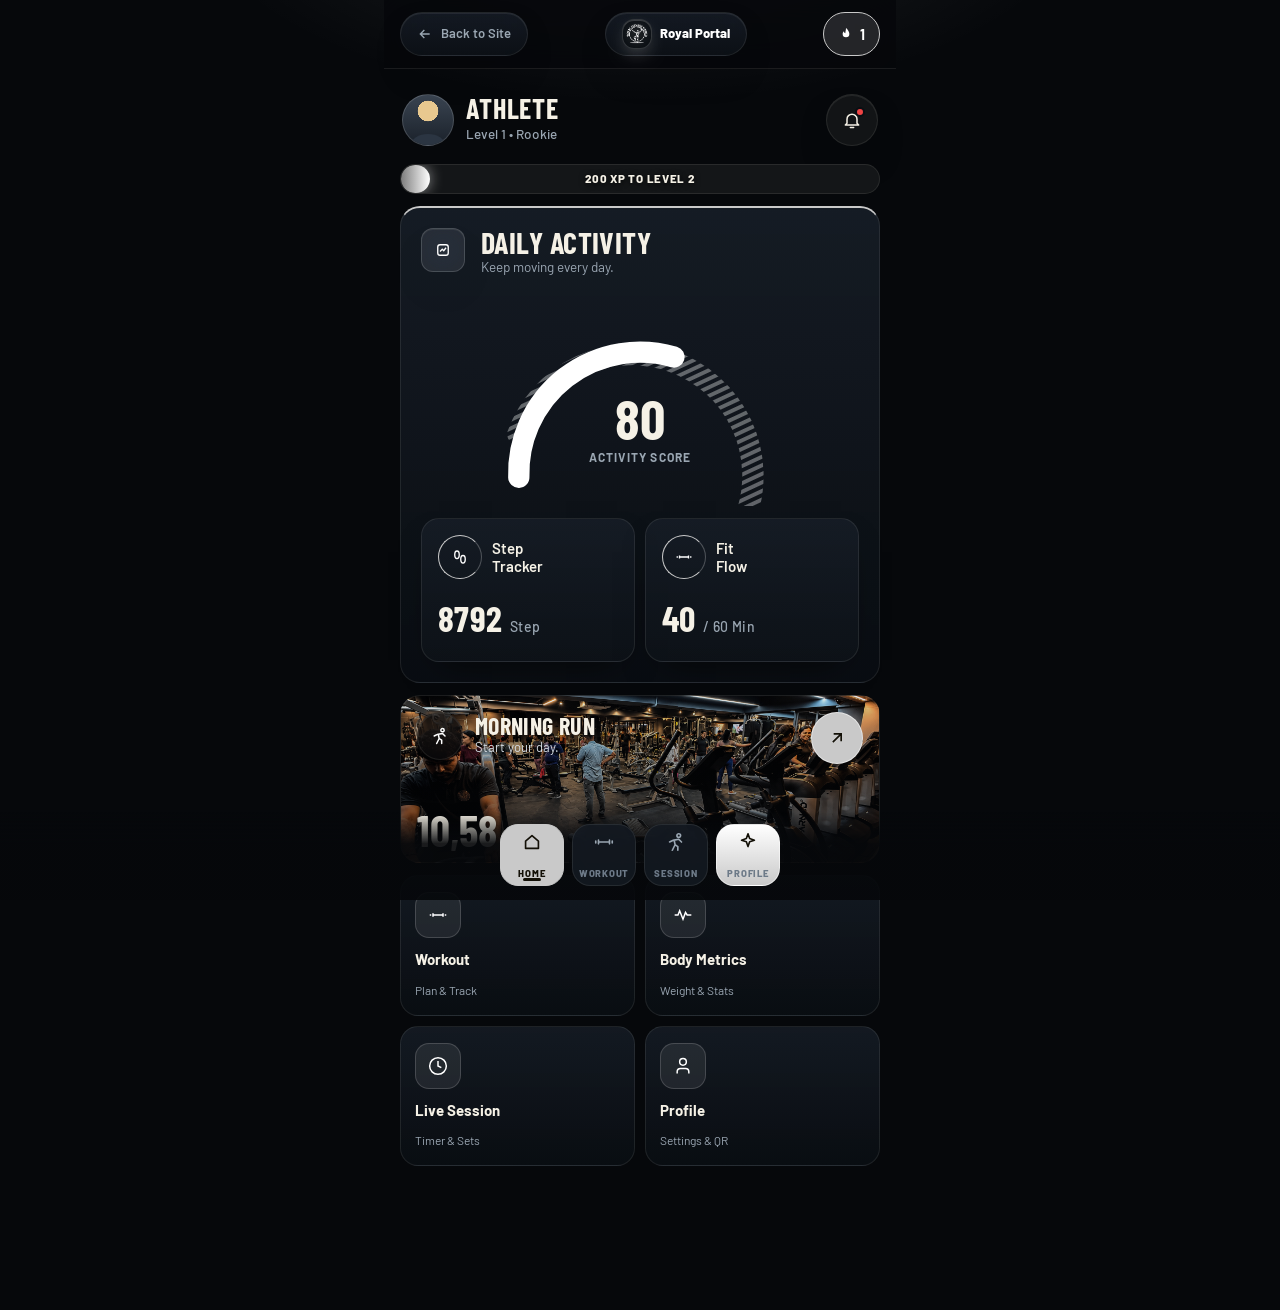
<file: portal.html>
<!DOCTYPE html>
<html lang="en">
<head>
  <meta charset="UTF-8">
  <meta name="viewport" content="width=device-width, initial-scale=1, viewport-fit=cover">
  <title>Royal Fitness World | Member Portal</title>
  <meta name="description" content="Royal Fitness World Member Portal: workout planner, weight tracker, activity dashboard, and session timer.">
  <meta name="theme-color" content="#06080b">
  <link rel="preconnect" href="https://fonts.googleapis.com">
  <link rel="preconnect" href="https://fonts.gstatic.com" crossorigin>
  <link rel="stylesheet" href="css/base.css">
  <link rel="stylesheet" href="css/portal.css">
  <link rel="icon" type="image/png" href="images/whitelogo.png">
</head>
<body>
<a class="skip-link" href="#screenDashboard">Skip to dashboard</a>

<div class="bg-glow bg-glow-a" aria-hidden="true"></div>
<div class="bg-glow bg-glow-b" aria-hidden="true"></div>
<div class="bg-glow bg-glow-c" aria-hidden="true"></div>

<div class="app-shell">

  <!-- Top bar with back link -->
  <div class="portal-topbar">
    <a href="index.html" class="pill-sm glass" style="height:44px;font-size:13px;gap:8px;color:var(--mist)">
      <svg viewBox="0 0 24 24" width="16" height="16" stroke="currentColor" fill="none" stroke-width="2"><path d="M19 12H5M11 6l-6 6 6 6"/></svg>
      <span class="hide-xs">Back to Site</span><span class="show-xs">Site</span>
    </a>
    <span class="portal-brand pill-sm glass">
      <span class="brand-logo-ring xs">
        <img src="images/whitelogo.png" alt="Royal Fitness World logo" width="42" height="42">
      </span>
      Royal Portal
    </span>
    <span class="streak-pill" id="streakPill" title="Daily streak">
      <svg viewBox="0 0 24 24"><path d="M12 3s5 4 5 9a5 5 0 01-10 0c0-2 1-3 2-4 0 2 1 3 2 3 0-3 1-5 1-8z"/></svg>
      <b id="streakCount">0</b>
    </span>
  </div>

  <div class="app-container">

    <!-- ===================== SCREEN: DASHBOARD ===================== -->
    <div class="app-screen active" id="screenDashboard">

      <!-- Header matching Screen 2 -->
      <div class="app-header">
        <div class="avatar"></div>
        <div style="flex:1;min-width:0"><b id="userName">Athlete</b><span id="levelLabel">Level 1 • Rookie</span></div>
        <button class="round glass" style="width:52px;height:52px" aria-label="Notifications" id="notifBtn">
          <svg viewBox="0 0 24 24"><path d="M6 16V11a6 6 0 0112 0v5l2 2H4zM10 21h4"/></svg>
          <span class="notif-dot" id="notifDot"></span>
        </button>
      </div>

      <div class="xp-bar" aria-label="Experience progress">
        <div class="xp-fill" id="xpFill" style="width:12%"></div>
        <span class="xp-text" id="xpText">120 XP to Level 2</span>
      </div>

      <!-- Activity Card (Screen 2 exact clone) -->
      <div class="act-card">
        <span class="icon-btn glass"><svg viewBox="0 0 24 24"><rect x="5" y="5" width="14" height="14" rx="3"/><path d="M8 14l3-3 2 2 3-4"/></svg></span>
        <h3>Daily Activity</h3>
        <p class="sub">Keep moving every day.</p>
        <div class="gauge-wrap">
          <svg viewBox="0 0 330 220">
            <defs><pattern id="st" width="8" height="8" patternUnits="userSpaceOnUse" patternTransform="rotate(45)"><rect width="4" height="8" fill="rgba(255,255,255,.35)"/></pattern></defs>
            <path d="M40 190 A125 125 0 0 1 290 190" fill="none" stroke="url(#st)" stroke-width="22" stroke-linecap="round" transform="rotate(20 165 165)"/>
            <path id="gaugeArc" class="arc-anim" d="M40 190 A125 125 0 0 1 200 66" pathLength="300" stroke-dasharray="300" fill="none" stroke="#ffffff" stroke-width="22" stroke-linecap="round"/>
            <circle cx="200" cy="66" r="6" fill="#fff"/>
          </svg>
          <div class="gauge-center"><b id="activityScore">80</b><span>Activity Score</span></div>
        </div>
        <div class="stats-row">
          <div class="stat-glass">
            <div class="t">
              <span class="ring"><svg viewBox="0 0 24 24"><path d="M8 4c2 0 3 2 3 5s-1 5-3 5-3-2-3-5 1-5 3-5zM16 10c2 0 3 2 3 5s-1 5-3 5-3-2-3-5 1-5 3-5z"/></svg></span>
              Step<br>Tracker
            </div>
            <strong id="stepCount">8792 <small>Step</small></strong>
          </div>
          <div class="stat-glass">
            <div class="t">
              <span class="ring"><svg viewBox="0 0 24 24"><path d="M6 10v4M18 10v4M3 11v2M21 11v2M6 12h12"/></svg></span>
              Fit<br>Flow
            </div>
            <strong id="fitFlow">40 <small>/ 60 Min</small></strong>
          </div>
        </div>
      </div>

      <!-- Run Card (Screen 2 exact clone) -->
      <div class="run-card" id="runCardBtn">
        <div class="run-figure"></div>
        <div class="run-top">
          <span class="round glass" style="width:46px;height:46px"><svg viewBox="0 0 24 24"><circle cx="15" cy="5" r="2"/><path d="M8 21l3-6 3 2v4M11 15l-1-5 5-1 3 3M9 10l-4 2"/></svg></span>
          <div><h3>Morning Run</h3><p>Start your day.</p></div>
        </div>
        <button class="run-go" aria-label="Open"><svg viewBox="0 0 24 24"><path d="M7 17L17 7M8 7h9v9"/></svg></button>
        <div class="run-km" id="runDistance">10,58 <small>Km</small></div>
      </div>

      <!-- Quick Actions Grid -->
      <div class="quick-grid">
        <button class="quick-btn" data-screen="screenWorkout">
          <svg viewBox="0 0 24 24"><path d="M6 10v4M18 10v4M3 11v2M21 11v2M6 12h12"/></svg>
          <strong>Workout</strong>
          <span>Plan & Track</span>
        </button>
        <button class="quick-btn" data-screen="screenWeight">
          <svg viewBox="0 0 24 24"><path d="M2 12h4l2-5 4 10 3-8 2 3h5"/></svg>
          <strong>Body Metrics</strong>
          <span>Weight & Stats</span>
        </button>
        <button class="quick-btn" data-screen="screenSession">
          <svg viewBox="0 0 24 24"><circle cx="12" cy="12" r="10"/><polyline points="12 6 12 12 16 14"/></svg>
          <strong>Live Session</strong>
          <span>Timer & Sets</span>
        </button>
        <button class="quick-btn" data-screen="screenProfile">
          <svg viewBox="0 0 24 24"><path d="M19 21v-2a4 4 0 00-4-4H9a4 4 0 00-4 4v2"/><circle cx="12" cy="7" r="4"/></svg>
          <strong>Profile</strong>
          <span>Settings & QR</span>
        </button>
      </div>

    </div>

    <!-- ===================== SCREEN: WORKOUT PLANNER ===================== -->
    <div class="app-screen" id="screenWorkout">
      <button class="pill-sm glass" style="align-self:flex-start;height:40px;gap:6px" data-back="screenDashboard">
        <svg viewBox="0 0 24 24" width="16" height="16" stroke="#fff" fill="none" stroke-width="2"><path d="M19 12H5M11 6l-6 6 6 6"/></svg>
        Dashboard
      </button>

      <div class="planner-header">
        <h2>Workout Planner</h2>
        <span id="plannerWeekLabel"></span>
      </div>

      <div class="mode-tabs" id="modeTabs">
        <button class="mode-tab active" data-mode="daily">Daily Plan</button>
        <button class="mode-tab" data-mode="weekly">Weekly Repeat</button>
      </div>

      <div class="day-scroll" id="dayScroll"></div>

      <div class="routine-card">
        <div id="splitLabel" class="split-label"></div>
        <div id="splitName" class="split-name"></div>
        <div class="ex-list" id="exerciseList"></div>
        <div id="emptyDay" class="empty-day" style="display:none">
          <svg viewBox="0 0 24 24" width="40" height="40" stroke="var(--steel)" fill="none" stroke-width="1.2" style="margin:0 auto 12px"><circle cx="12" cy="12" r="10"/><path d="M12 16v-4M12 8h.01"/></svg>
          Rest Day. No exercises scheduled.
        </div>
      </div>

      <!-- Add Exercise -->
      <div class="routine-card" style="padding:20px">
        <div class="split-label" style="margin-bottom:12px">Add Exercise</div>
        <div style="display:flex;gap:8px;flex-wrap:wrap">
          <select id="addExSelect" class="form-select" style="flex:1;min-width:150px;border-radius:16px;padding:12px 14px">
            <option value="">Select exercise...</option>
          </select>
          <button class="btn-orange" style="padding:12px 20px" id="addExBtn">
            <svg viewBox="0 0 24 24" width="16" height="16" stroke="#0b1117" fill="none" stroke-width="2.5"><path d="M12 5v14M5 12h14"/></svg>
            Add
          </button>
        </div>
      </div>

      <!-- Rest Timer -->
      <div class="rest-box">
        <div class="rest-left">
          <svg viewBox="0 0 24 24"><circle cx="12" cy="12" r="10"/><polyline points="12 6 12 12 16 14"/></svg>
          <div>
            <div class="rest-label">Rest Timer</div>
            <div class="rest-val" id="restDisplay">01:30</div>
          </div>
        </div>
        <div class="rest-btns">
          <button class="rest-btn" id="restStartBtn">Start</button>
          <button class="rest-btn" id="restResetBtn">Reset</button>
        </div>
      </div>
    </div>

    <!-- ===================== SCREEN: BODY METRICS ===================== -->
    <div class="app-screen" id="screenWeight">
      <button class="pill-sm glass" style="align-self:flex-start;height:40px;gap:6px" data-back="screenDashboard">
        <svg viewBox="0 0 24 24" width="16" height="16" stroke="#fff" fill="none" stroke-width="2"><path d="M19 12H5M11 6l-6 6 6 6"/></svg>
        Dashboard
      </button>

      <h2 style="font-size:24px;font-weight:800">Body Metrics</h2>

      <div class="weight-tiles">
        <div class="weight-tile">
          <div class="wt-label">Current Weight</div>
          <div class="wt-val" id="currentWeight">-- <small>kg</small></div>
        </div>
        <div class="weight-tile">
          <div class="wt-label">Start Weight</div>
          <div class="wt-val" id="startWeight">-- <small>kg</small></div>
        </div>
        <div class="weight-tile">
          <div class="wt-label">Goal Weight</div>
          <div class="wt-val" id="goalWeight">-- <small>kg</small></div>
        </div>
        <div class="weight-tile">
          <div class="wt-label">Progress</div>
          <div class="wt-val" id="progressWeight">-- <small>kg</small></div>
          <div class="wt-change down" id="progressDir"></div>
        </div>
      </div>

      <div class="weight-input-row">
        <input type="number" step="0.1" inputmode="decimal" id="weightInput" class="weight-field" placeholder="Log weight (kg)" aria-label="Log weight in kilograms">
        <button class="btn-orange" style="padding:12px 20px" id="logWeightBtn">
          <svg viewBox="0 0 24 24" width="16" height="16" stroke="#0b1117" fill="none" stroke-width="2.5"><polyline points="20 6 9 17 4 12"/></svg>
          Log
        </button>
      </div>

      <!-- Chart -->
      <div class="chart-card">
        <div class="chart-top">
          <h4>Weight Trend</h4>
          <span style="font-size:13px;color:var(--mist)" id="chartRange"></span>
        </div>
        <svg id="weightChart" class="chart-svg" viewBox="0 0 420 180" preserveAspectRatio="none">
          <defs>
            <linearGradient id="chartGrad" x1="0" y1="0" x2="0" y2="1">
              <stop offset="0%" stop-color="rgba(255,255,255,.45)"/>
              <stop offset="100%" stop-color="rgba(255,255,255,0)"/>
            </linearGradient>
          </defs>
        </svg>
      </div>

      <!-- Hydration -->
      <div class="hydration-row">
        <div class="hydration-left">
          <svg viewBox="0 0 24 24"><path d="M12 2s-5 8-5 12a5 5 0 0010 0c0-4-5-12-5-12z"/></svg>
          <div>
            <div class="hydration-label">Hydration</div>
            <div class="hydration-val" id="hydrationVal">0 / 8 glasses</div>
          </div>
        </div>
        <div style="display:flex;gap:4px">
          <button class="rest-btn" id="hydrationMinus" style="font-size:16px;font-weight:800;width:36px;display:grid;place-items:center;padding:0">-</button>
          <button class="rest-btn" id="hydrationPlus" style="font-size:16px;font-weight:800;width:36px;display:grid;place-items:center;padding:0">+</button>
        </div>
      </div>

      <!-- Goal setter -->
      <div class="routine-card" style="padding:20px">
        <div class="split-label" style="margin-bottom:10px">Set Goals</div>
        <div style="display:grid;grid-template-columns:1fr 1fr;gap:10px">
          <div class="form-group">
            <label class="form-label" for="startWtInput">Start Weight (kg)</label>
            <input type="number" step="0.1" inputmode="decimal" id="startWtInput" class="form-input">
          </div>
          <div class="form-group">
            <label class="form-label" for="goalWtInput">Goal Weight (kg)</label>
            <input type="number" step="0.1" inputmode="decimal" id="goalWtInput" class="form-input">
          </div>
        </div>
        <button class="btn-orange" style="width:100%;margin-top:12px" id="saveGoalsBtn">Save Goals</button>
      </div>
    </div>

    <!-- ===================== SCREEN: LIVE SESSION ===================== -->
    <div class="app-screen" id="screenSession">
      <button class="pill-sm glass" style="align-self:flex-start;height:40px;gap:6px" data-back="screenDashboard">
        <svg viewBox="0 0 24 24" width="16" height="16" stroke="#fff" fill="none" stroke-width="2"><path d="M19 12H5M11 6l-6 6 6 6"/></svg>
        Dashboard
      </button>

      <div style="display:flex;justify-content:space-between;align-items:center">
        <h2 class="session-title">Running mode</h2>
        <span class="pill-sm glass" style="height:36px;font-size:12px;gap:4px;color:var(--mist)">
          <svg viewBox="0 0 24 24" width="14" height="14" stroke="currentColor" fill="none" stroke-width="2"><circle cx="15" cy="5" r="2"/><path d="M8 21l3-6 3 2v4M11 15l-1-5 5-1 3 3M9 10l-4 2"/></svg>
          Live
        </span>
      </div>

      <div class="joined-row">
        <div class="avatar sm" style="margin-left:0"></div>
        <div class="avatar sm"></div>
        <div class="avatar sm"></div>
        <div class="joined-cnt">20+</div>
        <span>21 joined today</span>
      </div>

      <!-- Map card matching Screen 3 -->
      <div class="map-screen" style="height:220px">
        <svg viewBox="0 0 420 220" preserveAspectRatio="xMidYMid slice" aria-hidden="true">
          <rect width="420" height="220" fill="#12161c"/>
          <path d="M-10 80 C60 50 120 80 200 60 S330 30 430 60" stroke="#36424d" stroke-width="10" fill="none"/>
          <path d="M-10 160 C80 140 140 180 240 160 S360 130 430 150" stroke="#2a343d" stroke-width="22" fill="none" opacity=".7"/>
          <path d="M110 30 L340 25 L300 175 L260 185 L230 170 L110 120Z" fill="#171b20" opacity=".65"/>
          <path d="M113 85 C180 130 200 140 240 160 C252 168 266 166 270 158 L280 140 L330 85 L318 60" stroke="#c8d4de" stroke-width="3" fill="none" stroke-linecap="round"/>
        </svg>
      </div>

      <div class="giant-timer"><b id="sessionTimer">00:00</b><span>Total Duration</span></div>

      <div class="dist-center"><b id="sessionDist">0.00</b><span>km</span></div>

      <div class="ctrl-bar">
        <div class="ctrl-metric">
          <span class="ring"><svg viewBox="0 0 24 24"><path d="M12 3s5 4 5 9a5 5 0 01-10 0c0-2 1-3 2-4 0 2 1 3 2 3 0-3 1-5 1-8z"/></svg></span>
          <div><small>Kcal</small><b id="sessionCal">0</b></div>
        </div>
        <button class="play-btn" id="sessionPlayBtn" aria-label="Play/Pause">
          <svg viewBox="0 0 24 24" id="playIcon"><path d="M8 5l11 7-11 7z"/></svg>
        </button>
        <div class="ctrl-metric">
          <span class="ring"><svg viewBox="0 0 24 24"><path d="M12 20s-8-5-8-11a4.5 4.5 0 018-2.5A4.5 4.5 0 0120 9c0 6-8 11-8 11z"/></svg></span>
          <div><small>bpm</small><b id="sessionBpm">--</b></div>
        </div>
      </div>

      <div style="display:flex;justify-content:center;margin-top:8px">
        <button class="btn-ghost" id="sessionResetBtn" style="padding:10px 20px;font-size:13px">
          <svg viewBox="0 0 24 24" width="14" height="14" stroke="currentColor" fill="none" stroke-width="2"><path d="M1 4v6h6"/><path d="M3.51 15a9 9 0 105.66-8.42L1 10"/></svg>
          Reset Session
        </button>
      </div>
    </div>

    <!-- ===================== SCREEN: PROFILE ===================== -->
    <div class="app-screen" id="screenProfile">
      <button class="pill-sm glass" style="align-self:flex-start;height:40px;gap:6px" data-back="screenDashboard">
        <svg viewBox="0 0 24 24" width="16" height="16" stroke="#fff" fill="none" stroke-width="2"><path d="M19 12H5M11 6l-6 6 6 6"/></svg>
        Dashboard
      </button>

      <div style="display:flex;flex-direction:column;align-items:center;gap:12px;padding:20px 0">
        <div class="avatar" style="width:80px;height:80px"></div>
        <h2 style="font-size:24px;font-weight:800" id="profileName">Athlete</h2>
        <span style="font-size:14px;color:var(--mist)">Member since 2024</span>
      </div>

      <div class="routine-card" style="padding:20px">
        <div class="split-label" style="margin-bottom:12px">Your Information</div>
        <div class="form-stack">
          <div class="form-group">
            <label class="form-label" for="profName">Display Name</label>
            <input type="text" id="profName" class="form-input" placeholder="Your name" autocomplete="name">
          </div>
          <div style="display:grid;grid-template-columns:1fr 1fr;gap:10px">
            <div class="form-group">
              <label class="form-label" for="profAge">Age</label>
              <input type="number" id="profAge" class="form-input" placeholder="25" inputmode="numeric" min="1" max="120">
            </div>
            <div class="form-group">
              <label class="form-label" for="profHeight">Height (cm)</label>
              <input type="number" id="profHeight" class="form-input" placeholder="175" inputmode="numeric" min="50" max="250">
            </div>
          </div>
          <button class="btn-orange" style="width:100%;margin-top:8px" id="saveProfileBtn">Save Profile</button>
        </div>
      </div>

      <!-- Membership QR -->
      <div class="routine-card" style="padding:20px;text-align:center">
        <div class="split-label" style="margin-bottom:12px">Membership QR Code</div>
        <p style="color:var(--mist);font-size:14px;margin-bottom:16px">Present this code at reception for check-in.</p>
        <div style="padding:20px;background:#fff;border-radius:20px;display:inline-block">
          <img src="images/blacklogo.png" alt="Royal Fitness World" width="120" height="112" style="width:120px;height:auto;display:block;margin:0 auto 12px;object-fit:contain">
          <svg id="qrCode" width="120" height="120" viewBox="0 0 120 120"></svg>
        </div>
        <p style="color:var(--mist);font-size:12px;margin-top:12px" id="qrLabel">RFW-2024-0001</p>
      </div>

      <!-- Export / Clear -->
      <div style="display:flex;gap:10px;justify-content:center">
        <button class="btn-ghost" style="padding:10px 18px;font-size:13px" id="exportDataBtn">
          <svg viewBox="0 0 24 24" width="14" height="14" stroke="currentColor" fill="none" stroke-width="2"><path d="M21 15v4a2 2 0 01-2 2H5a2 2 0 01-2-2v-4M7 10l5 5 5-5M12 15V3"/></svg>
          Export Data
        </button>
        <button class="btn-ghost" style="padding:10px 18px;font-size:13px;color:var(--danger)" id="clearDataBtn">
          <svg viewBox="0 0 24 24" width="14" height="14" stroke="currentColor" fill="none" stroke-width="2"><polyline points="3 6 5 6 21 6"/><path d="M19 6v14a2 2 0 01-2 2H7a2 2 0 01-2-2V6m3 0V4a2 2 0 012-2h4a2 2 0 012 2v2"/></svg>
          Clear All Data
        </button>
      </div>
    </div>

  </div>
</div>

<!-- ===================== BOTTOM NAV (Screen 2 exact clone) ===================== -->
<nav class="bottom-nav" aria-label="Main">
  <button class="dock-btn on" aria-label="Home" data-screen="screenDashboard">
    <svg viewBox="0 0 24 24"><path d="M5 11l7-6 7 6v8H5z"/></svg>
  </button>
  <button class="dock-btn" aria-label="Workout" data-screen="screenWorkout">
    <svg viewBox="0 0 24 24"><path d="M6 10v4M18 10v4M3 11v2M21 11v2M6 12h12"/></svg>
  </button>
  <button class="dock-btn" aria-label="Session" data-screen="screenSession">
    <svg viewBox="0 0 24 24"><circle cx="15" cy="5" r="2"/><path d="M8 21l3-6 3 2v4M11 15l-1-5 5-1 3 3M9 10l-4 2"/></svg>
  </button>
  <button class="dock-btn ai" aria-label="AI coach" data-screen="screenProfile">
    <svg viewBox="0 0 24 24"><path d="M12 3l1.8 5.2L19 10l-5.2 1.8L12 17l-1.8-5.2L5 10l5.2-1.8z"/></svg>
  </button>
</nav>

<script type="module" src="js/portal.js"></script>
<script type="module" src="js/bg.js"></script>
<div class="toast-root" id="toastRoot" aria-live="polite"></div>
<canvas class="confetti-canvas" id="confettiCanvas" aria-hidden="true"></canvas>
</body>
</html>
</file>
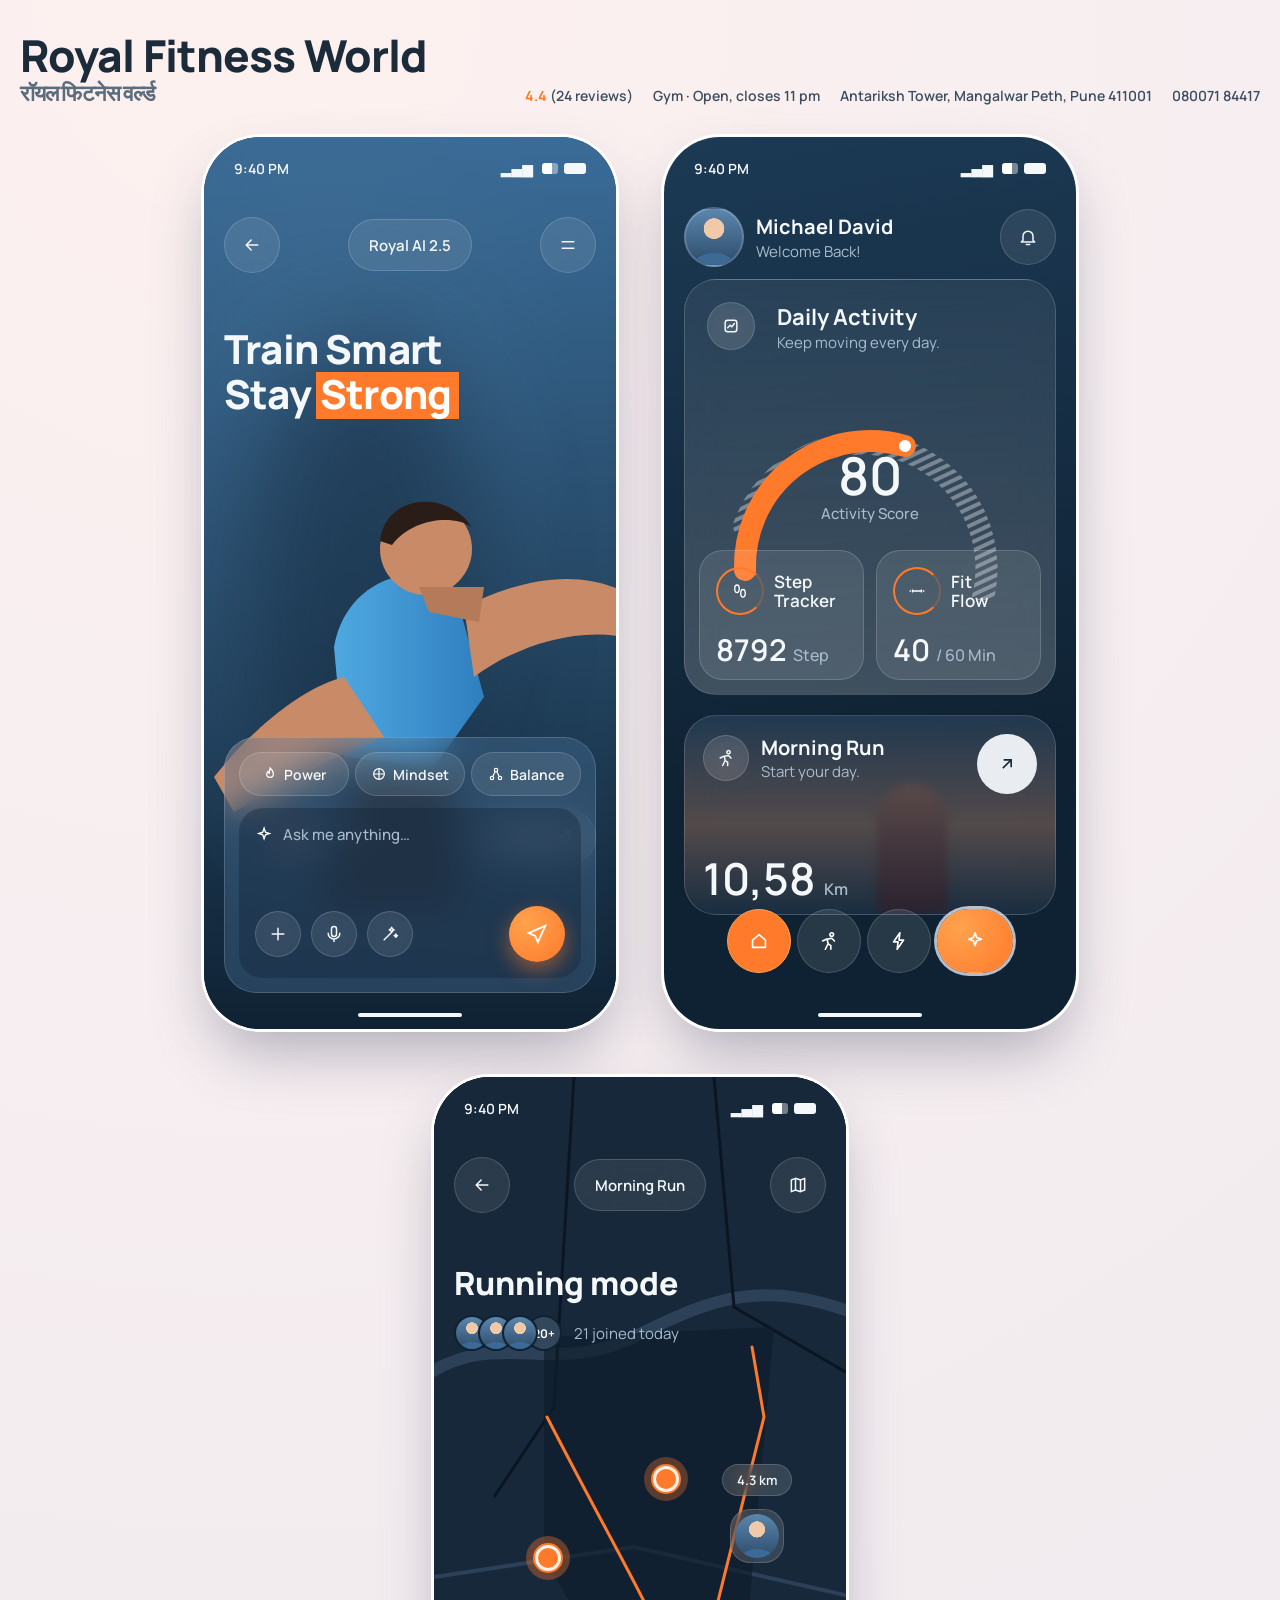
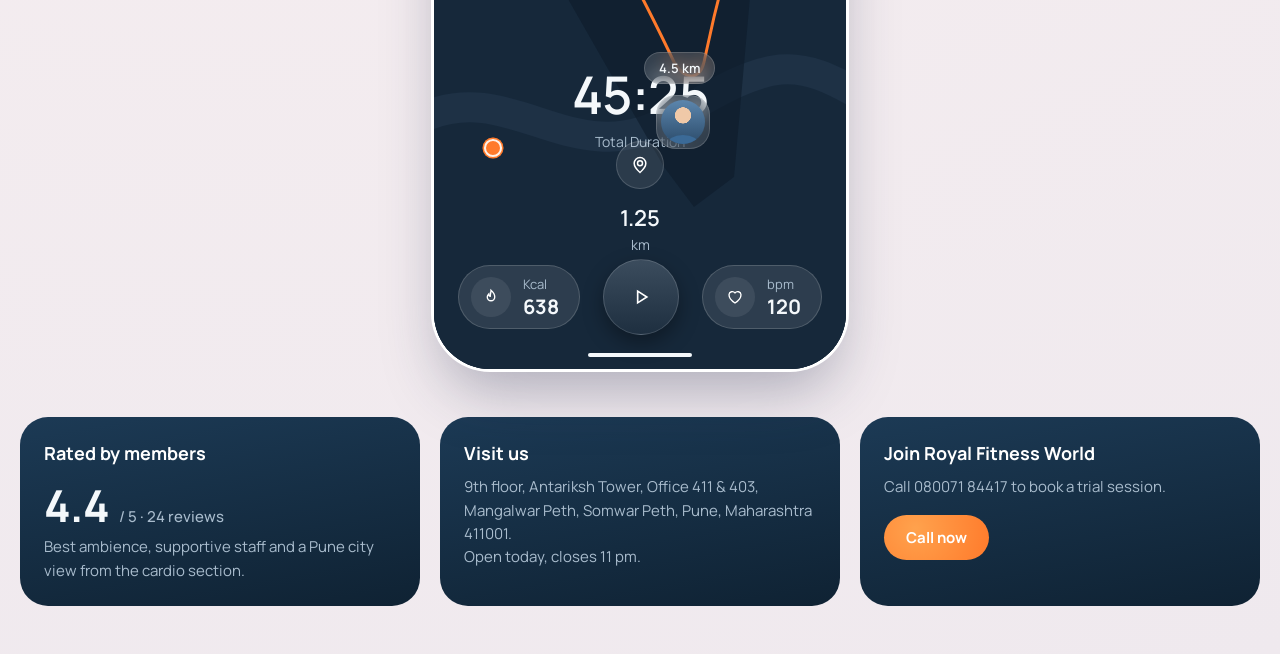
<file: reference.html>
<!DOCTYPE html>
<html lang="en">
<head>
<meta charset="UTF-8">
<meta name="viewport" content="width=device-width, initial-scale=1">
<title>Royal Fitness World | रॉयल फिटनेस वर्ल्ड</title>
<link href="https://fonts.googleapis.com/css2?family=Manrope:wght@400;500;600;700;800&display=swap" rel="stylesheet">
<style>
:root{
  --navy:#0f2233; --navy2:#1c3a55; --steel:#3d6a91; --mist:#a9bccd;
  --orange:#ff7a2b; --orange2:#ffa24d; --white:#f4f8fb;
  --glass:rgba(255,255,255,.09); --glass-b:rgba(255,255,255,.16);
}
*{box-sizing:border-box;margin:0;padding:0}
body{font-family:Manrope,system-ui,sans-serif;color:var(--white);
  background:radial-gradient(circle at 20% 0,#fdf1ef 0,#f6eef0 40%,#efe9ee 100%);
  min-height:100vh;padding:32px 16px 48px}
button{font:inherit;color:inherit;background:none;border:0;cursor:pointer}
button:focus-visible{outline:2px solid var(--orange);outline-offset:2px}

/* gym header */
.brand{max-width:1240px;margin:0 auto 32px;color:#1c2b3a;display:flex;flex-wrap:wrap;gap:16px 40px;align-items:flex-end;justify-content:space-between}
.brand h1{font-size:clamp(28px,4vw,44px);font-weight:800;letter-spacing:-.02em;line-height:1.05}
.brand h1 small{display:block;font-size:.5em;font-weight:600;color:#5b6c7c;margin-top:4px}
.brand ul{list-style:none;display:flex;flex-wrap:wrap;gap:8px 20px;font-size:14px;font-weight:600;color:#3b4d5e}
.brand li b{color:var(--orange)}

.stage{max-width:1240px;margin:0 auto;display:flex;justify-content:center;align-items:flex-start;gap:48px;flex-wrap:wrap}

/* phone frame */
.phone{position:relative;width:412px;height:892px;border-radius:56px;overflow:hidden;
  background:linear-gradient(170deg,var(--navy2),var(--navy) 70%);
  box-shadow:0 0 0 3px #fff,0 30px 60px -10px rgba(40,50,80,.35);isolation:isolate}
.phone.mid{margin-top:-60px}
.status{position:absolute;top:22px;left:30px;right:30px;display:flex;justify-content:space-between;font-size:14px;font-weight:600;z-index:5}
.status i{display:inline-block;width:22px;height:11px;border-radius:3px;background:var(--white);margin-left:6px}
.status i.s{width:16px;background:linear-gradient(90deg,#fff 60%,rgba(255,255,255,.4) 60%)}
.home-bar{position:absolute;bottom:12px;left:50%;transform:translateX(-50%);width:104px;height:4px;border-radius:4px;background:var(--white);z-index:5}

.glass{background:var(--glass);border:1px solid var(--glass-b);backdrop-filter:blur(18px);-webkit-backdrop-filter:blur(18px)}
.round{width:56px;height:56px;border-radius:50%;display:grid;place-items:center}
.round svg,.pill svg{width:20px;height:20px;stroke:var(--white);fill:none;stroke-width:1.8;stroke-linecap:round;stroke-linejoin:round}
.pill{border-radius:30px;padding:0 20px;height:52px;display:inline-flex;align-items:center;gap:8px;font-size:15px;font-weight:600}

/* SCREEN 1 */
.s1 .top{position:absolute;top:80px;left:20px;right:20px;display:flex;justify-content:space-between;align-items:center;z-index:4}
.s1 .bg{position:absolute;inset:0;z-index:-1;background:
  radial-gradient(ellipse at 30% 30%,rgba(61,106,145,.9),transparent 60%),
  linear-gradient(180deg,#3a6c98 0,#274a68 50%,#0f2233 100%)}
.s1 .bg::after{content:"";position:absolute;left:8%;top:22%;width:60%;height:60%;border-radius:50%;background:rgba(15,34,51,.55);filter:blur(50px)}
.athlete{position:absolute;left:-10px;right:-20px;top:300px;height:520px;z-index:1}
.s1 h2{position:absolute;top:190px;left:20px;font-size:40px;line-height:1.12;font-weight:800;letter-spacing:-.02em;z-index:4}
.s1 h2 mark{background:var(--orange);color:#fff;padding:0 8px 2px 4px;margin-left:-2px;display:inline-block}
.hr{position:absolute;right:20px;top:672px;z-index:4;display:flex;align-items:center;gap:8px}
.hr .dot{width:16px;height:16px;border-radius:50%;background:var(--orange);position:absolute;left:-190px}
.hr .line{position:absolute;left:-172px;width:84px;border-top:2px dashed rgba(255,255,255,.7)}
.hr .pill{height:56px;position:relative}
.chat{position:absolute;left:20px;right:20px;bottom:36px;border-radius:32px;padding:14px;z-index:4;background:rgba(80,120,160,.35)}
.chips{display:flex;gap:6px;margin-bottom:12px}
.chips button{flex:1;height:44px;border-radius:22px;background:var(--glass);border:1px solid var(--glass-b);font-size:14px;font-weight:600;display:flex;align-items:center;justify-content:center;gap:6px}
.chips button.on{background:rgba(255,122,43,.35);border-color:var(--orange)}
.chips svg{width:16px;height:16px;stroke:#fff;fill:none;stroke-width:1.8}
.ask{background:rgba(15,34,51,.35);border-radius:24px;padding:16px;height:170px;display:flex;flex-direction:column;justify-content:space-between}
.ask input{background:none;border:0;color:var(--white);font:500 15px Manrope,sans-serif;width:100%;outline:0}
.ask input::placeholder{color:var(--mist)}
.ask .row{display:flex;gap:10px;align-items:center}
.ask .round{width:46px;height:46px}
.send{margin-left:auto;width:56px;height:56px;border-radius:50%;background:radial-gradient(circle at 30% 30%,var(--orange2),var(--orange));display:grid;place-items:center;box-shadow:0 8px 20px rgba(255,122,43,.5)}
.send svg{width:22px;height:22px;stroke:#fff;fill:none;stroke-width:2}

/* SCREEN 2 */
.s2 .head{position:absolute;top:70px;left:20px;right:20px;display:flex;align-items:center;gap:12px}
.avatar{width:60px;height:60px;border-radius:50%;background:radial-gradient(circle at 50% 35%,#f0c9a8 0 22%,transparent 23%),linear-gradient(#5c86ad,#2c4c6b);border:2px solid var(--glass-b);position:relative;overflow:hidden}
.avatar::after{content:"";position:absolute;left:14%;right:14%;bottom:-20%;height:42%;border-radius:50% 50% 0 0;background:#3b6a97}
.avatar.sm{width:36px;height:36px;border:2px solid var(--navy);margin-left:-12px}
.head b{display:block;font-size:20px;font-weight:700}
.head span{color:var(--mist);font-size:15px}
.head .round{margin-left:auto}
.card{position:absolute;left:20px;right:20px;border-radius:32px;padding:22px}
.act{top:142px;height:416px;background:linear-gradient(180deg,rgba(255,255,255,.07),rgba(255,255,255,.2))}
.act h3{font-size:22px;font-weight:700;margin-left:70px}
.act p{color:var(--mist);margin-left:70px;font-size:15px}
.act .round{position:absolute;top:22px;left:22px;width:48px;height:48px}
.gauge{position:absolute;left:0;right:0;top:100px;display:grid;place-items:center}
.gauge svg{width:330px;height:220px}
.gauge .n{position:absolute;top:70px;text-align:center}
.gauge .n b{font-size:52px;font-weight:600;display:block;line-height:1}
.gauge .n span{color:var(--mist);font-size:15px;font-weight:500}
.stats{position:absolute;left:14px;right:14px;bottom:14px;display:grid;grid-template-columns:1fr 1fr;gap:12px}
.stat{border-radius:24px;padding:16px;height:130px;background:var(--glass);border:1px solid var(--glass-b)}
.stat .t{display:flex;gap:10px;align-items:center;font-size:17px;font-weight:600;line-height:1.15}
.ring{width:48px;height:48px;border-radius:50%;border:2px solid var(--orange);border-right-color:rgba(255,122,43,.25);display:grid;place-items:center;flex:none}
.ring svg{width:18px;height:18px;stroke:#fff;fill:none;stroke-width:1.8}
.stat strong{display:block;margin-top:14px;font-size:30px;font-weight:600}
.stat strong small{font-size:16px;color:var(--mist);font-weight:500}
.run{top:578px;height:200px;padding:0;overflow:hidden;background:linear-gradient(180deg,rgba(60,90,120,.4),rgba(210,150,120,.35) 55%,rgba(30,50,70,.7))}
.run .figure{position:absolute;left:52%;bottom:0;width:70px;height:130px;border-radius:40px 40px 6px 6px;background:linear-gradient(#5a4a4a,#2a2230);filter:blur(4px)}
.run .t{position:absolute;top:18px;left:18px;display:flex;gap:12px;align-items:center}
.run .t .round{width:46px;height:46px}
.run h3{font-size:20px;font-weight:700}.run p{color:var(--mist);font-size:15px}
.run .go{position:absolute;top:18px;right:18px;width:60px;height:60px;border-radius:50%;background:#e9edf1;display:grid;place-items:center}
.run .go svg{width:20px;height:20px;stroke:#1c2b3a;fill:none;stroke-width:2}
.run .km{position:absolute;left:18px;bottom:6px;font-size:44px;font-weight:600}.run .km small{font-size:16px;color:var(--mist)}
.nav{position:absolute;left:0;right:0;bottom:56px;display:flex;justify-content:center;gap:6px}
.nav button{width:64px;height:64px;border-radius:32px;background:rgba(255,255,255,.1);border:1px solid var(--glass-b);display:grid;place-items:center}
.nav button svg{width:22px;height:22px;stroke:#fff;fill:none;stroke-width:1.8;stroke-linecap:round;stroke-linejoin:round}
.nav button.on{background:var(--orange);border-color:var(--orange2)}
.nav button.ai{background:radial-gradient(circle at 30% 30%,var(--orange2),var(--orange));width:76px;box-shadow:0 0 0 3px rgba(255,255,255,.7)}

/* SCREEN 3 */
.s3 .map{position:absolute;inset:0;z-index:-1;background:#16283a}
.s3 .map svg{width:100%;height:100%}
.s3 .top{position:absolute;top:80px;left:20px;right:20px;display:flex;justify-content:space-between;align-items:center}
.s3 h2{position:absolute;top:184px;left:20px;font-size:32px;font-weight:800}
.joined{position:absolute;top:238px;left:20px;display:flex;align-items:center;font-size:15px;color:var(--mist)}
.joined .cnt{width:36px;height:36px;border-radius:50%;background:#33475a;border:2px solid var(--navy);margin-left:-12px;display:grid;place-items:center;font-size:12px;font-weight:700;color:#fff}
.joined span{margin-left:12px}
.pin{position:absolute;width:44px;height:44px;border-radius:50%;background:rgba(255,122,43,.3);display:grid;place-items:center;z-index:2}
.pin::after{content:"";width:20px;height:20px;border-radius:50%;background:var(--orange);border:3px solid #fff2e8;box-shadow:0 0 0 2px var(--orange)}
.tag{position:absolute;z-index:2;background:rgba(255,255,255,.14);border:1px solid var(--glass-b);backdrop-filter:blur(10px);border-radius:20px;padding:6px 14px;font-size:13px;font-weight:600}
.tag.p{padding:4px}.tag.p .avatar{width:44px;height:44px;border:0}
.time{position:absolute;left:0;right:0;top:582px;text-align:center}
.time b{font-size:52px;font-weight:600;letter-spacing:-.01em}.time span{display:block;color:var(--mist);font-size:14px;margin-top:2px}
.pinbtn{position:absolute;left:50%;top:664px;transform:translateX(-50%);width:48px;height:48px;border-radius:50%;background:var(--glass);border:1px solid var(--glass-b);display:grid;place-items:center}
.pinbtn svg{width:20px;height:20px;stroke:#fff;fill:none;stroke-width:1.8}
.dist{position:absolute;left:0;right:0;top:726px;text-align:center}
.dist b{font-size:22px;font-weight:600;display:block}.dist span{color:var(--mist);font-size:14px}
.ctrl{position:absolute;left:24px;right:24px;bottom:34px;display:flex;align-items:center;justify-content:space-between}
.ctrl .m{height:64px;border-radius:32px;padding:0 20px 0 12px;display:flex;align-items:center;gap:12px;background:rgba(255,255,255,.1);border:1px solid var(--glass-b)}
.ctrl .m .ring{width:40px;height:40px;border-color:transparent;background:rgba(255,255,255,.08)}
.ctrl .m small{display:block;color:var(--mist);font-size:13px}.ctrl .m b{font-size:20px;font-weight:700}
.play{width:76px;height:76px;border-radius:50%;background:linear-gradient(#3b4c5d,#1e2f40);border:1px solid var(--glass-b);display:grid;place-items:center;box-shadow:0 8px 20px rgba(0,0,0,.35)}
.play svg{width:20px;height:20px;stroke:#fff;fill:none;stroke-width:2}

/* reviews strip */
.info{max-width:1240px;margin:48px auto 0;display:grid;grid-template-columns:repeat(auto-fit,minmax(260px,1fr));gap:20px;color:#fff}
.info article{border-radius:28px;padding:24px;background:linear-gradient(170deg,var(--navy2),var(--navy))}
.info h4{font-size:18px;font-weight:700;margin-bottom:10px}
.info p{color:var(--mist);font-size:15px;line-height:1.55}
.info .big{font-size:44px;font-weight:700;color:var(--white)}
.info .big small{font-size:15px;color:var(--mist);font-weight:500}
.info .cta{margin-top:16px;display:inline-block;background:radial-gradient(circle at 30% 30%,var(--orange2),var(--orange));color:#fff;padding:12px 22px;border-radius:26px;font-weight:700;text-decoration:none;font-size:15px}

@media(max-width:1340px){.phone.mid{margin-top:0}}
@media(max-width:460px){body{padding:16px 0 32px}.phone{transform:scale(.86);transform-origin:top center;margin-bottom:-120px}}
@media(prefers-reduced-motion:no-preference){.arc{animation:draw 1.4s ease-out both}@keyframes draw{from{stroke-dashoffset:300}}}
</style>
</head>
<body>

<header class="brand">
  <h1>Royal Fitness World<small>रॉयल फिटनेस वर्ल्ड</small></h1>
  <ul>
    <li><b>4.4</b> (24 reviews)</li>
    <li>Gym · Open, closes 11 pm</li>
    <li>Antariksh Tower, Mangalwar Peth, Pune 411001</li>
    <li>080071 84417</li>
  </ul>
</header>

<main class="stage">

  <!-- SCREEN 1 -->
  <section class="phone s1" aria-label="AI coach">
    <div class="bg"></div>
    <div class="status"><span>9:40 PM</span><span>▂▄▆ <i class="s"></i><i></i></span></div>
    <div class="top">
      <button class="round glass" aria-label="Back"><svg viewBox="0 0 24 24"><path d="M19 12H5M11 6l-6 6 6 6"/></svg></button>
      <span class="pill glass">Royal AI 2.5</span>
      <button class="round glass" aria-label="Menu"><svg viewBox="0 0 24 24"><path d="M5 8h14M5 16h14"/></svg></button>
    </div>
    <h2>Train Smart<br>Stay <mark>Strong</mark></h2>

    <svg class="athlete" viewBox="0 0 440 520" aria-hidden="true">
      <defs><linearGradient id="sh" x1="0" x2="1"><stop offset="0" stop-color="#4fa8e0"/><stop offset="1" stop-color="#2f7fbf"/></linearGradient>
      <filter id="bl"><feGaussianBlur stdDeviation="1.2"/></filter></defs>
      <path d="M120 470 L170 330 L250 300 L270 470Z" fill="#141a22"/>
      <path d="M140 210 C150 150 210 120 260 150 L290 260 L240 330 L150 320Z" fill="url(#sh)"/>
      <path d="M150 240 C110 250 60 290 20 340 L40 375 C90 345 150 315 190 300Z" fill="#c98a68"/>
      <path d="M270 170 C330 140 390 130 440 160 L430 200 C380 190 320 210 280 240Z" fill="#c98a68"/>
      <circle cx="232" cy="112" r="46" fill="#c98a68"/>
      <path d="M186 104 C190 60 250 50 278 90 C260 78 220 80 198 108Z" fill="#2a1d18"/>
      <path d="M225 150 L290 150 L285 185 L235 175Z" fill="#b57a5a"/>
    </svg>

    <div class="hr"><span class="dot"></span><span class="line"></span>
      <span class="pill glass"><svg viewBox="0 0 24 24"><path d="M2 12h4l2-5 4 10 3-8 2 3h5"/></svg>160
      <svg viewBox="0 0 24 24"><circle cx="15" cy="5" r="2"/><path d="M8 21l3-6 3 2v4M11 15l-1-5 5-1 3 3M9 10l-4 2"/></svg></span>
    </div>

    <div class="chat glass">
      <div class="chips">
        <button><svg viewBox="0 0 24 24"><path d="M12 3s5 4 5 9a5 5 0 01-10 0c0-2 1-3 2-4 0 2 1 3 2 3 0-3 1-5 1-8z"/></svg>Power</button>
        <button><svg viewBox="0 0 24 24"><circle cx="12" cy="12" r="8"/><path d="M12 4v16M4 12h16"/></svg>Mindset</button>
        <button><svg viewBox="0 0 24 24"><circle cx="12" cy="6" r="2.5"/><circle cx="6" cy="18" r="2.5"/><circle cx="18" cy="18" r="2.5"/><path d="M11 8L7 16M13 8l4 8"/></svg>Balance</button>
      </div>
      <div class="ask">
        <label class="row" style="gap:10px"><svg width="20" height="20" viewBox="0 0 24 24" fill="none" stroke="#fff" stroke-width="1.8"><path d="M12 3l1.8 5.2L19 10l-5.2 1.8L12 17l-1.8-5.2L5 10l5.2-1.8z"/></svg><input placeholder="Ask me anything…" aria-label="Ask your coach"></label>
        <div class="row">
          <button class="round glass" aria-label="Add"><svg viewBox="0 0 24 24"><path d="M12 5v14M5 12h14"/></svg></button>
          <button class="round glass" aria-label="Voice"><svg viewBox="0 0 24 24"><rect x="9" y="3" width="6" height="12" rx="3"/><path d="M5 11a7 7 0 0014 0M12 18v3"/></svg></button>
          <button class="round glass" aria-label="Magic"><svg viewBox="0 0 24 24"><path d="M5 19L15 9M14 4l1 2 2 1-2 1-1 2-1-2-2-1 2-1zM19 12l.7 1.3L21 14l-1.3.7L19 16l-.7-1.3L17 14l1.3-.7z"/></svg></button>
          <button class="send" aria-label="Send"><svg viewBox="0 0 24 24"><path d="M21 3L3 11l7 3 3 7z"/></svg></button>
        </div>
      </div>
    </div>
    <div class="home-bar"></div>
  </section>

  <!-- SCREEN 2 -->
  <section class="phone mid s2" aria-label="Dashboard">
    <div class="status"><span>9:40 PM</span><span>▂▄▆ <i class="s"></i><i></i></span></div>
    <div class="head">
      <div class="avatar"></div>
      <div><b>Michael David</b><span>Welcome Back!</span></div>
      <button class="round glass" aria-label="Notifications"><svg viewBox="0 0 24 24"><path d="M6 16V11a6 6 0 0112 0v5l2 2H4zM10 21h4"/></svg></button>
    </div>

    <div class="card glass act">
      <button class="round glass" aria-label="Activity"><svg viewBox="0 0 24 24"><rect x="5" y="5" width="14" height="14" rx="3"/><path d="M8 14l3-3 2 2 3-4"/></svg></button>
      <h3>Daily Activity</h3><p>Keep moving every day.</p>
      <div class="gauge">
        <svg viewBox="0 0 330 220">
          <defs><pattern id="st" width="8" height="8" patternUnits="userSpaceOnUse" patternTransform="rotate(45)"><rect width="4" height="8" fill="rgba(255,255,255,.35)"/></pattern></defs>
          <path d="M40 190 A125 125 0 0 1 290 190" fill="none" stroke="url(#st)" stroke-width="22" stroke-linecap="round" transform="rotate(20 165 165)"/>
          <path class="arc" d="M40 190 A125 125 0 0 1 200 66" pathLength="300" stroke-dasharray="300" fill="none" stroke="#ff7a2b" stroke-width="22" stroke-linecap="round" transform="translate(0 0)"/>
          <circle cx="200" cy="66" r="6" fill="#fff"/>
        </svg>
        <div class="n"><b>80</b><span>Activity Score</span></div>
      </div>
      <div class="stats">
        <div class="stat"><div class="t"><span class="ring"><svg viewBox="0 0 24 24"><path d="M8 4c2 0 3 2 3 5s-1 5-3 5-3-2-3-5 1-5 3-5zM16 10c2 0 3 2 3 5s-1 5-3 5-3-2-3-5 1-5 3-5z"/></svg></span>Step<br>Tracker</div><strong>8792 <small>Step</small></strong></div>
        <div class="stat"><div class="t"><span class="ring"><svg viewBox="0 0 24 24"><path d="M6 10v4M18 10v4M3 11v2M21 11v2M6 12h12"/></svg></span>Fit<br>Flow</div><strong>40 <small>/ 60 Min</small></strong></div>
      </div>
    </div>

    <div class="card glass run">
      <div class="figure"></div>
      <div class="t"><span class="round glass"><svg viewBox="0 0 24 24"><circle cx="15" cy="5" r="2"/><path d="M8 21l3-6 3 2v4M11 15l-1-5 5-1 3 3M9 10l-4 2"/></svg></span><div><h3>Morning Run</h3><p>Start your day.</p></div></div>
      <button class="go" aria-label="Open"><svg viewBox="0 0 24 24"><path d="M7 17L17 7M8 7h9v9"/></svg></button>
      <div class="km">10,58 <small>Km</small></div>
    </div>

    <nav class="nav" aria-label="Main">
      <button class="on" aria-label="Home"><svg viewBox="0 0 24 24"><path d="M5 11l7-6 7 6v8H5z"/></svg></button>
      <button aria-label="Run"><svg viewBox="0 0 24 24"><circle cx="15" cy="5" r="2"/><path d="M8 21l3-6 3 2v4M11 15l-1-5 5-1 3 3M9 10l-4 2"/></svg></button>
      <button aria-label="Power"><svg viewBox="0 0 24 24"><path d="M13 3L6 13h5l-1 8 7-10h-5z"/></svg></button>
      <button class="ai" aria-label="AI coach"><svg viewBox="0 0 24 24"><path d="M12 3l1.8 5.2L19 10l-5.2 1.8L12 17l-1.8-5.2L5 10l5.2-1.8z"/></svg></button>
    </nav>
    <div class="home-bar"></div>
  </section>

  <!-- SCREEN 3 -->
  <section class="phone s3" aria-label="Running mode">
    <div class="map">
      <svg viewBox="0 0 412 892" preserveAspectRatio="xMidYMid slice" aria-hidden="true">
        <rect width="412" height="892" fill="#16283a"/>
        <path d="M-10 300 C60 250 120 300 200 260 S330 200 430 240" stroke="#2c4157" stroke-width="12" fill="none"/>
        <path d="M-10 640 C80 600 140 700 240 640 S360 580 430 620" stroke="#22364b" stroke-width="30" fill="none" opacity=".7"/>
        <path d="M140 0 L120 330 L60 420" stroke="#0c1622" stroke-width="3" fill="none"/>
        <path d="M280 0 L300 230 L420 300" stroke="#0c1622" stroke-width="3" fill="none"/>
        <path d="M0 500 L200 470 L420 520" stroke="#2c4157" stroke-width="4" fill="none"/>
        <path d="M110 260 L340 250 L300 700 L260 730 L230 690 L110 480Z" fill="#0f1c2b" opacity=".65"/>
        <path d="M113 340 C180 470 200 500 240 585 C252 605 266 602 270 585 L280 540 L330 340 L318 270" stroke="#ff7a2b" stroke-width="3" fill="none" stroke-linecap="round"/>
      </svg>
    </div>
    <div class="status"><span>9:40 PM</span><span>▂▄▆ <i class="s"></i><i></i></span></div>
    <div class="top">
      <button class="round glass" aria-label="Back"><svg viewBox="0 0 24 24"><path d="M19 12H5M11 6l-6 6 6 6"/></svg></button>
      <span class="pill glass">Morning Run</span>
      <button class="round glass" aria-label="Map"><svg viewBox="0 0 24 24"><path d="M4 6l5-2 6 2 5-2v14l-5 2-6-2-5 2zM9 4v14M15 6v14"/></svg></button>
    </div>
    <h2>Running mode</h2>
    <div class="joined"><div class="avatar sm" style="margin-left:0"></div><div class="avatar sm"></div><div class="avatar sm"></div><div class="cnt">20+</div><span>21 joined today</span></div>

    <span class="pin" style="left:1090px;left:210px;top:380px"></span>
    <span class="pin" style="left:92px;top:459px;background:rgba(255,122,43,.35)"></span>
    <span class="pin" style="left:44px;top:656px;width:30px;height:30px;transform:scale(.7)"></span>
    <span class="tag" style="left:288px;top:387px">4.3 km</span>
    <span class="tag p" style="left:296px;top:432px"><div class="avatar"></div></span>
    <span class="tag" style="left:210px;top:575px">4.5 km</span>
    <span class="tag p" style="left:222px;top:618px"><div class="avatar"></div></span>

    <div class="time"><b>45:25</b><span>Total Duration</span></div>
    <div class="pinbtn"><svg viewBox="0 0 24 24"><circle cx="12" cy="10" r="3"/><path d="M12 21s7-6 7-11a7 7 0 10-14 0c0 5 7 11 7 11z"/></svg></div>
    <div class="dist"><b>1.25</b><span>km</span></div>

    <div class="ctrl">
      <div class="m"><span class="ring"><svg viewBox="0 0 24 24"><path d="M12 3s5 4 5 9a5 5 0 01-10 0c0-2 1-3 2-4 0 2 1 3 2 3 0-3 1-5 1-8z"/></svg></span><div><small>Kcal</small><b>638</b></div></div>
      <button class="play" aria-label="Play"><svg viewBox="0 0 24 24"><path d="M8 5l11 7-11 7z"/></svg></button>
      <div class="m"><span class="ring"><svg viewBox="0 0 24 24"><path d="M12 20s-8-5-8-11a4.5 4.5 0 018-2.5A4.5 4.5 0 0120 9c0 6-8 11-8 11z"/></svg></span><div><small>bpm</small><b>120</b></div></div>
    </div>
    <div class="home-bar"></div>
  </section>
</main>

<section class="info" aria-label="About the gym">
  <article><h4>Rated by members</h4><div class="big">4.4 <small>/ 5 · 24 reviews</small></div><p>Best ambience, supportive staff and a Pune city view from the cardio section.</p></article>
  <article><h4>Visit us</h4><p>9th floor, Antariksh Tower, Office 411 &amp; 403, Mangalwar Peth, Somwar Peth, Pune, Maharashtra 411001.<br>Open today, closes 11 pm.</p></article>
  <article><h4>Join Royal Fitness World</h4><p>Call 080071 84417 to book a trial session.</p><a class="cta" href="tel:08007184417">Call now</a></article>
</section>

</body>
</html>
</file>
<file: css/base.css>
/* ==========================================================================
   ROYAL FITNESS WORLD — DESIGN SYSTEM v2
   "Iron & Chrome" — Obsidian iron surfaces, silver ledger lines,
   bone text. Athletic condensed display + humanist body.
   Using: frontend-design (distinctive brief) + ui-ux-pro-max (system)
   ========================================================================== */

@import url('https://fonts.googleapis.com/css2?family=Barlow+Condensed:wght@500;600;700&family=Barlow:wght@400;500;600;700;800&display=swap');

:root {
  /* ——— Core palette (4 + neutrals) ——— */
  --obsidian: #06080b;
  --iron: #0e1319;
  --iron-2: #141b23;
  --iron-3: #1b232e;
  --gold: #c9c9c9;
  --gold-bright: #ffffff;
  --gold-deep: #7d7d7d;
  --gold-wash: rgba(255, 255, 255, 0.08);
  --bone: #f5f1e6;
  --ash: #9aa6b2;
  --ash-dim: #6d7a88;

  --font-display: 'Barlow Condensed', 'Arial Narrow', sans-serif;
  --font-sans: 'Barlow', system-ui, -apple-system, 'Segoe UI', sans-serif;

  /* ——— Semantic tokens ——— */
  --bg: var(--obsidian);
  --surface: var(--iron);
  --surface-2: var(--iron-2);
  --line: rgba(255, 255, 255, 0.16);
  --line-soft: rgba(245, 241, 230, 0.09);
  --text: var(--bone);
  --muted: var(--ash);
  --success: #22c55e;
  --danger: #ef4444;

  /* ——— Legacy aliases (JS + old CSS reference these — do not remove) ——— */
  --font-sans-legacy: var(--font-sans);
  --black: #000000;
  --bg-dark: var(--obsidian);
  --navy: var(--iron);
  --navy2: var(--iron-2);
  --steel: #2a3644;
  --mist: var(--ash);
  --accent: var(--gold);
  --accent2: var(--gold-bright);
  --accent-deep: var(--gold-deep);
  --silver-grad: linear-gradient(135deg, #f4f4f4 0%, var(--gold) 48%, #7d7d7d 100%);
  --silver-sheen: linear-gradient(135deg, rgba(255,255,255,.08) 0%, rgba(255,255,255,.02) 100%);
  --white: var(--bone);
  --glass: rgba(20, 27, 35, 0.6);
  --glass-b: rgba(255, 255, 255, 0.14);
  --glass-strong: rgba(20, 27, 35, 0.82);
  --glass-bright: rgba(255, 255, 255, 0.28);
  --dark-glass: rgba(6, 8, 11, 0.78);
  --card-glass: linear-gradient(180deg, rgba(27,35,46,.72), rgba(14,19,25,.86));
  --orange: var(--gold);
  --orange2: var(--gold-bright);

  /* ——— Motion + rhythm ——— */
  --ease-out: cubic-bezier(0.22, 1, 0.36, 1);
  --dur-1: 150ms;
  --dur-2: 240ms;
  --r-sm: 10px;
  --r-md: 18px;
  --r-lg: 26px;
  --space-1: 8px;
  --space-2: 16px;
  --space-3: 24px;
  --space-4: 32px;
  --space-6: 48px;
  --space-8: 72px;
}

*, *::before, *::after { box-sizing: border-box; margin: 0; padding: 0 }

html {
  scroll-behavior: smooth;
  -webkit-text-size-adjust: 100%;
}

body {
  font-family: var(--font-sans);
  font-size: 16px;
  line-height: 1.5;
  color: var(--text);
  background:
    radial-gradient(1100px 500px at 85% -10%, rgba(255,255,255,.07), transparent 60%),
    radial-gradient(900px 600px at -10% 30%, rgba(255,255,255,.05), transparent 60%),
    var(--bg);
  min-height: 100vh;
  -webkit-font-smoothing: antialiased;
  -moz-osx-font-smoothing: grayscale;
  overflow-x: hidden;
}

::selection { background: var(--gold); color: #0a0c0f }

/* ——— Type scale: condensed display, humanist body ——— */
h1, h2, h3, .display {
  font-family: var(--font-display);
  text-transform: uppercase;
  letter-spacing: 0.015em;
  line-height: 0.95;
  text-wrap: balance;
}
p, li, dd { max-width: 68ch }
p { color: #cfd6dd }

button { font: inherit; color: inherit; background: none; border: 0; cursor: pointer; min-height: 44px }
button:focus-visible, a:focus-visible, input:focus-visible, select:focus-visible {
  outline: 2px solid var(--gold-bright);
  outline-offset: 3px;
  border-radius: 6px;
}
a { color: inherit; text-decoration: none }
img { max-width: 100%; display: block }
input, select, textarea { font: inherit; color: inherit }
svg { flex-shrink: 0 }

/* Skip link */
.skip-link {
  position: fixed; top: -60px; left: 16px; z-index: 2000;
  background: var(--gold); color: #101319;
  font-weight: 700; font-size: 14px;
  padding: 12px 18px; border-radius: 12px;
  transition: top var(--dur-1) var(--ease-out);
}
.skip-link:focus { top: 12px }

/* ===================== SURFACES ===================== */
.glass {
  background: linear-gradient(180deg, rgba(27,35,46,.68), rgba(14,19,25,.78));
  border: 1px solid var(--line-soft);
  backdrop-filter: blur(18px) saturate(140%);
  -webkit-backdrop-filter: blur(18px) saturate(140%);
  box-shadow: inset 0 1px 0 rgba(255,255,255,.07), 0 18px 40px -18px rgba(0,0,0,.7);
}

.glass-strong {
  background: linear-gradient(180deg, rgba(30,38,49,.9), rgba(10,14,19,.94));
  border: 1px solid var(--line);
  backdrop-filter: blur(22px) saturate(150%);
  -webkit-backdrop-filter: blur(22px) saturate(150%);
  box-shadow: inset 0 1px 0 rgba(255,255,255,.18), 0 24px 50px -18px rgba(0,0,0,.8);
}

.round {
  width: 48px; height: 48px; min-height: 48px;
  border-radius: 50%;
  display: grid; place-items: center; flex-shrink: 0;
}
.round svg, .pill svg {
  width: 20px; height: 20px;
  stroke: var(--bone); fill: none;
  stroke-width: 1.8; stroke-linecap: round; stroke-linejoin: round;
}
.pill {
  border-radius: 999px; padding: 0 20px; height: 48px; min-height: 48px;
  display: inline-flex; align-items: center; gap: 8px;
  font-size: 15px; font-weight: 600;
}
.pill-sm {
  border-radius: 999px; padding: 0 16px; height: 44px; min-height: 44px;
  display: inline-flex; align-items: center; gap: 8px;
  font-size: 14px; font-weight: 600;
}

/* ===================== BUTTONS — white is the one memorable accent ===================== */
.btn-orange {
  display: inline-flex; align-items: center; justify-content: center; gap: 8px;
  background: linear-gradient(180deg, var(--gold-bright) 0%, var(--gold) 55%, #8a8a8a 100%);
  color: #131007; padding: 14px 28px; border-radius: 999px;
  font-weight: 800; font-size: 15px; letter-spacing: 0.01em;
  border: 1px solid rgba(255, 240, 180, 0.55);
  box-shadow: inset 0 1px 0 rgba(255,255,255,.6), inset 0 -8px 14px rgba(40,40,40,.32), 0 10px 24px -8px rgba(255,255,255,.5);
  transition: transform var(--dur-1) var(--ease-out), box-shadow var(--dur-1), filter var(--dur-1);
  min-height: 48px;
}
.btn-orange:hover {
  transform: translateY(-2px); filter: brightness(1.05);
  box-shadow: inset 0 1px 0 rgba(255,255,255,.7), 0 16px 32px -8px rgba(255,255,255,.6);
}
.btn-orange:active { transform: translateY(0) scale(0.99) }

.btn-ghost {
  display: inline-flex; align-items: center; justify-content: center; gap: 8px;
  background: rgba(245,241,230,.04);
  border: 1px solid var(--line-soft);
  color: var(--bone); padding: 14px 24px; border-radius: 999px;
  font-weight: 600; font-size: 15px; cursor: pointer;
  transition: border-color var(--dur-1), background var(--dur-1), transform var(--dur-1);
  min-height: 48px;
}
.btn-ghost:hover { border-color: var(--line); background: rgba(255,255,255,.1); transform: translateY(-1px) }

.send-btn {
  width: 52px; height: 52px; border-radius: 50%;
  background: linear-gradient(180deg, var(--gold-bright), var(--gold));
  display: grid; place-items: center;
  border: 1px solid rgba(255,255,255,.5);
  box-shadow: inset 0 1px 0 rgba(255,255,255,.6), 0 8px 20px -6px rgba(255,255,255,.55);
  transition: transform var(--dur-1);
}
.send-btn:hover { transform: scale(1.05) }
.send-btn svg { width: 22px; height: 22px; stroke: #131007; fill: none; stroke-width: 2 }

/* ===================== RING / AVATAR / CHIPS ===================== */
.ring {
  width: 44px; height: 44px; border-radius: 50%;
  border: 1.5px solid var(--gold);
  border-right-color: rgba(255,255,255,.25);
  display: grid; place-items: center; flex-shrink: 0;
}
.ring svg { width: 18px; height: 18px; stroke: var(--gold-bright); fill: none; stroke-width: 1.8 }

.avatar {
  width: 56px; height: 56px; border-radius: 50%;
  background: radial-gradient(circle at 50% 32%, #e8c88f 0 24%, transparent 25%), linear-gradient(180deg, #3a4451, #1a212a);
  border: 1.5px solid var(--line);
  position: relative; overflow: hidden; flex-shrink: 0;
}
.avatar::after {
  content: ""; position: absolute;
  left: 16%; right: 16%; bottom: -22%; height: 44%;
  border-radius: 50% 50% 0 0; background: #2b3542;
}
.avatar.sm { width: 34px; height: 34px; margin-left: -10px }
.avatar.sm:first-child { margin-left: 0 }

.chips { display: flex; gap: 8px }
.chips button {
  flex: 1; min-height: 44px; border-radius: 999px;
  background: rgba(245,241,230,.05); border: 1px solid var(--line-soft);
  font-size: 14px; font-weight: 600;
  display: flex; align-items: center; justify-content: center; gap: 6px;
  transition: border-color var(--dur-1), background var(--dur-1);
}
.chips button:hover { border-color: var(--line) }
.chips button.on { background: var(--gold-wash); border-color: var(--gold); color: var(--gold-bright) }
.chips svg { width: 16px; height: 16px; stroke: currentColor; fill: none; stroke-width: 1.8 }

/* ===================== CARDS ===================== */
.navy-card {
  border-radius: var(--r-md); padding: 28px;
  background: linear-gradient(180deg, rgba(27,35,46,.72), rgba(10,14,19,.9));
  border: 1px solid var(--line-soft);
  color: var(--bone);
  box-shadow: 0 24px 50px -20px rgba(0,0,0,.8);
}
.navy-card.gold-edge { border-top: 2px solid var(--gold) }

.big-num { font-family: var(--font-display); font-size: 52px; font-weight: 700; line-height: 0.9; color: var(--bone) }
.big-num small { font-family: var(--font-sans); font-size: 14px; color: var(--muted); font-weight: 500; letter-spacing: 0 }

mark {
  background: linear-gradient(180deg, var(--gold-bright), var(--gold));
  color: #131007;
  padding: 0 10px 2px; border-radius: 6px;
  box-decoration-break: clone; -webkit-box-decoration-break: clone;
}

.stat-glass {
  border-radius: var(--r-md); padding: 16px; min-height: 124px;
  background: linear-gradient(180deg, rgba(27,35,46,.6), rgba(14,19,25,.8));
  border: 1px solid var(--line-soft);
  box-shadow: 0 16px 34px -18px rgba(0,0,0,.7);
}
.stat-glass .t {
  display: flex; gap: 10px; align-items: center;
  font-size: 15px; font-weight: 600; line-height: 1.2; color: var(--bone);
}
.stat-glass strong { display: block; margin-top: 12px; font-family: var(--font-display); font-size: 36px; font-weight: 700; letter-spacing: 0.01em }
.stat-glass strong small { font-family: var(--font-sans); font-size: 14px; color: var(--muted); font-weight: 500 }

/* ===================== BACKGROUND WASHES — single quiet layer ===================== */
.bg-glow { position: fixed; z-index: 0; pointer-events: none; border-radius: 50% }
.bg-glow-a {
  top: -24%; left: -14%; width: 70vw; height: 70vw;
  background: radial-gradient(circle at center, rgba(255,255,255,.09) 0%, transparent 62%);
  filter: blur(70px);
}
.bg-glow-b, .bg-glow-c { display: none }
#bg-canvas { position: fixed; inset: 0; z-index: 0; width: 100%; height: 100%; pointer-events: none; opacity: 0.5 }

/* ===================== SCROLLBAR ===================== */
::-webkit-scrollbar { width: 10px; height: 10px }
::-webkit-scrollbar-track { background: var(--obsidian) }
::-webkit-scrollbar-thumb { background: #2b3542; border-radius: 8px; border: 2px solid var(--obsidian) }
::-webkit-scrollbar-thumb:hover { background: var(--gold-deep) }

/* ===================== LEDGER LABEL — replaces pill eyebrow-everywhere ===================== */
.ledger-label {
  display: inline-flex; align-items: center; gap: 10px;
  font-size: 12.5px; font-weight: 700; letter-spacing: 0.14em; text-transform: uppercase;
  color: var(--gold-bright);
}
.ledger-label::before { content: ""; width: 28px; height: 2px; background: var(--gold); border-radius: 2px }

/* ===================== LOGO — real brand mark ===================== */
.brand-logo-ring {
  width: 56px; height: 56px; border-radius: 16px;
  display: grid; place-items: center; flex-shrink: 0;
  background: #0a0e13;
  border: 1px solid var(--line);
  overflow: visible;
  padding: 4px;
  box-shadow: 0 8px 20px -8px rgba(255,255,255,.55), inset 0 1px 0 rgba(255,255,255,.18);
  transition: transform var(--dur-2) var(--ease-out);
}
.brand-logo-ring picture { display: grid; place-items: center; width: 100%; height: 100% }
.brand-logo-ring img {
  width: 100%; height: 100%; object-fit: contain; display: block;
  filter: brightness(1.12) contrast(1.08) drop-shadow(0 0 6px rgba(245,241,230,.35));
}
.brand-logo:hover .brand-logo-ring { transform: rotate(-4deg) scale(1.05) }
.brand-logo-ring.lg { width: 64px; height: 64px; border-radius: 18px }
.brand-logo-ring.xs { width: 42px; height: 42px; border-radius: 12px; padding: 3px }

/* ===================== SCROLL PROGRESS / REVEAL / TOAST / CONFETTI ===================== */
.scroll-progress {
  position: fixed; top: 0; left: 0; height: 3px; width: 0%;
  background: linear-gradient(90deg, var(--gold-deep), var(--gold-bright));
  z-index: 1200; box-shadow: 0 0 12px rgba(255,255,255,.7);
}
.reveal {
  opacity: 0; transform: translateY(26px);
  transition: opacity 700ms var(--ease-out), transform 700ms var(--ease-out);
  transition-delay: var(--reveal-delay, 0ms);
  will-change: opacity, transform;
}
.reveal.in { opacity: 1; transform: none }
/* Directional variants — driven by [data-reveal] set in landing.js */
.reveal[data-reveal="up"] { transform: translateY(34px) }
.reveal[data-reveal="down"] { transform: translateY(-34px) }
.reveal[data-reveal="left"] { transform: translateX(-32px) }
.reveal[data-reveal="right"] { transform: translateX(32px) }
.reveal[data-reveal="scale"] { transform: translateY(18px) scale(.94) }
.reveal[data-reveal="zoom"] { transform: scale(.9) }
.reveal[data-reveal="blur"] { transform: translateY(20px); filter: blur(8px) }
.reveal.in[data-reveal="blur"] { filter: blur(0) }
/* Stagger helpers for grids — JS sets --reveal-delay per index */
.reveal[data-stagger] { transition-delay: var(--reveal-delay, 0ms) }
/* Section headers participate in the same reveal system */
.section-hdr.reveal { border-left-color: transparent }
.section-hdr.reveal.in { border-left-color: var(--gold); transition: opacity 700ms var(--ease-out), transform 700ms var(--ease-out), border-color 500ms var(--ease-out) 150ms }
.toast-root {
  position: fixed; bottom: 96px; left: 50%; transform: translateX(-50%);
  z-index: 1300; display: flex; flex-direction: column; gap: 10px; align-items: center;
  width: min(92vw, 420px); pointer-events: none;
}
.toast {
  width: 100%; padding: 13px 16px; border-radius: 16px;
  background: rgba(10,14,19,.94); border: 1px solid var(--gold);
  color: var(--bone); font-size: 14px; font-weight: 600;
  box-shadow: 0 18px 40px -12px rgba(0,0,0,.8);
  display: flex; gap: 10px; align-items: center;
  animation: toastIn 320ms var(--ease-out) both;
}
.toast b { color: var(--gold-bright) }
@keyframes toastIn { from { opacity: 0; transform: translateY(12px) scale(.98) } to { opacity: 1; transform: none } }
.toast.out { opacity: 0; transform: translateY(8px); transition: all 300ms }
.confetti-canvas { position: fixed; inset: 0; width: 100%; height: 100%; pointer-events: none; z-index: 1250 }

/* ===================== MOTION — one entrance, rest is feedback ===================== */
@media (prefers-reduced-motion: no-preference) {
  .rise-once { animation: riseOnce 700ms var(--ease-out) both }
  @keyframes riseOnce { from { opacity: 0; transform: translateY(18px) } to { opacity: 1; transform: none } }
  .arc-anim { animation: arcDraw 1.2s var(--ease-out) both }
  @keyframes arcDraw { from { stroke-dashoffset: 300 } }
}
@media (prefers-reduced-motion: reduce) {
  *, *::before, *::after { animation: none !important; transition: none !important; scroll-behavior: auto !important }
  .reveal, .gallery-item.reveal, .program-card.reveal, .price-row.reveal, .review-card.reveal {
    opacity: 1 !important; transform: none !important; filter: none !important;
  }
  .gallery-item img { transform: none !important }
  .gallery-item figcaption b, .gallery-item figcaption span { opacity: 1 !important; transform: none !important }
}
</file>
<file: css/portal.css>
/* ==========================================================================
   MEMBER PORTAL — Iron & Gold dense dashboard
   High density (8-32px), gold active states, hairline hierarchy.
   ========================================================================== */

.app-shell {
  min-height: 100dvh;
  position: relative; z-index: 1;
  background:
    radial-gradient(700px 320px at 50% -8%, rgba(255,255,255,.1), transparent 65%),
    var(--bg);
  display: flex; flex-direction: column; align-items: center;
  padding: 88px 16px calc(144px + env(safe-area-inset-bottom));
}
.app-container { width: 100%; max-width: 480px; display: flex; flex-direction: column; gap: 12px }

/* Topbar — fixed ledger */
.portal-topbar {
  position: fixed; top: 0; left: 0; right: 0; z-index: 50;
  width: 100%; max-width: 512px; margin: 0 auto;
  display: flex; align-items: center; justify-content: space-between; gap: 8px;
  padding: 12px 16px;
  background: rgba(6,8,11,.85); backdrop-filter: blur(16px); -webkit-backdrop-filter: blur(16px);
  border-bottom: 1px solid var(--line-soft);
}
.portal-brand { height: 44px; font-size: 13px; gap: 8px; color: var(--gold-bright); font-weight: 800 }
.brand-logo-ring.xs { width: 30px; height: 30px }
.streak-pill {
  display: inline-flex; align-items: center; gap: 6px;
  height: 44px; padding: 0 14px; border-radius: 999px;
  background: rgba(255,255,255,.12); border: 1px solid var(--gold);
  color: var(--gold-bright); font-weight: 800; font-size: 14px; min-height: 44px;
}
.streak-pill svg { width: 16px; height: 16px; fill: currentColor }
.streak-pill.hot { background: var(--gold); color: #131007; animation: streakPop 500ms var(--ease-out) }
@keyframes streakPop { 0% { transform: scale(.9) } 50% { transform: scale(1.1) rotate(-3deg) } 100% { transform: scale(1) } }
.xp-bar {
  position: relative; height: 30px; border-radius: 999px; overflow: hidden;
  background: rgba(245,241,230,.06); border: 1px solid var(--line-soft);
}
.xp-fill {
  height: 100%; border-radius: 999px;
  background: linear-gradient(90deg, var(--gold-deep), var(--gold-bright));
  transition: width 600ms var(--ease-out);
  box-shadow: 0 0 14px rgba(255,255,255,.5);
}
.xp-text {
  position: absolute; inset: 0; display: grid; place-items: center;
  font-size: 11.5px; font-weight: 800; letter-spacing: .06em; text-transform: uppercase; color: var(--bone);
  text-shadow: 0 1px 6px rgba(0,0,0,.8);
}
.notif-dot {
  position: absolute; top: 12px; right: 12px; width: 10px; height: 10px; border-radius: 50%;
  background: #ef4444; border: 2px solid #0a0e13;
}
.app-header .round { position: relative }
.hide-xs { display: inline }
.show-xs { display: none }
.ex-item { transition: transform 150ms var(--ease-out), border-color 150ms }
.ex-item:active { transform: scale(.985) }
.day-btn.active { box-shadow: 0 0 0 3px rgba(255,255,255,.25) }
.dock-btn { position: relative }
.dock-btn.on::after {
  content: ""; position: absolute; bottom: 6px; width: 18px; height: 3px; border-radius: 3px; background: #131007;
}
.toast-root { bottom: 110px }

/* Header */
.app-header { display: flex; align-items: center; gap: 12px; padding: 6px 2px }
.app-header .avatar { width: 52px; height: 52px }
.app-header b { display: block; font-family: var(--font-display); font-size: 28px; font-weight: 700; letter-spacing: 0.03em; text-transform: uppercase; line-height: 0.95 }
.app-header span { color: var(--muted); font-size: 13.5px; font-weight: 500 }
.app-header .round {
  margin-left: auto; width: 48px; height: 48px;
  background: rgba(245,241,230,.05); border: 1px solid var(--line-soft);
}
.app-header .round:hover { border-color: var(--gold) }
.app-header .round svg { stroke: var(--bone) }

/* Activity card — gold gauge */
.act-card {
  border-radius: 20px; padding: 20px; position: relative;
  background: linear-gradient(180deg, rgba(27,35,46,.72), rgba(10,14,19,.9));
  border: 1px solid var(--line-soft); border-top: 2px solid var(--gold);
}
.act-card .icon-btn {
  position: absolute; top: 20px; left: 20px;
  width: 44px; height: 44px; border-radius: 12px;
  background: var(--gold-wash); border: 1px solid var(--line);
  display: grid; place-items: center; color: var(--gold-bright);
}
.act-card .icon-btn svg { width: 18px; height: 18px; stroke: currentColor; fill: none; stroke-width: 1.8 }
.act-card h3 { font-size: 30px; font-weight: 700; margin-left: 60px; text-transform: uppercase }
.act-card .sub { color: var(--muted); margin-left: 60px; font-size: 13.5px }
.gauge-wrap { width: 100%; display: grid; place-items: center; margin: 16px 0 12px; position: relative }
.gauge-wrap svg { width: 100%; max-width: 320px; height: auto }
.gauge-center { position: absolute; text-align: center; top: 50%; transform: translateY(-8%) }
.gauge-center b { font-family: var(--font-display); font-size: 56px; font-weight: 700; display: block; line-height: 0.9 }
.gauge-center span { color: var(--muted); font-size: 12px; font-weight: 700; letter-spacing: 0.1em; text-transform: uppercase }
.stats-row { display: grid; grid-template-columns: 1fr 1fr; gap: 10px; margin-top: 10px }

/* Run card — quiet, gold arrow */
.run-card {
  border-radius: 20px; padding: 0; position: relative; overflow: hidden;
  min-height: 168px; cursor: pointer;
  background:
    linear-gradient(180deg, rgba(6,8,11,.1), rgba(6,8,11,.72)),
    url('../images/cardio.png') center/cover no-repeat;
  border: 1px solid var(--line-soft);
  transition: transform var(--dur-1) var(--ease-out), border-color var(--dur-1);
}
.run-card:hover { transform: translateY(-3px); border-color: var(--gold) }
.run-card:focus-visible { outline: 2px solid var(--gold-bright); outline-offset: 3px }
.run-figure { display: none }
.run-top { position: absolute; top: 16px; left: 16px; display: flex; gap: 12px; align-items: center; z-index: 1 }
.run-top .round { width: 44px; height: 44px; background: rgba(6,8,11,.6); border: 1px solid var(--line-soft) }
.run-top .round svg { stroke: var(--gold-bright) }
.run-top h3 { font-size: 24px; font-weight: 700; text-transform: uppercase; text-shadow: 0 2px 12px rgba(0,0,0,.8) }
.run-top p { color: #d6dde4; font-size: 13px; text-shadow: 0 1px 8px rgba(0,0,0,.8) }
.run-go {
  position: absolute; top: 16px; right: 16px; z-index: 1;
  width: 52px; height: 52px; border-radius: 50%;
  background: var(--gold); color: #131007; display: grid; place-items: center;
  transition: transform var(--dur-1);
  border: 1px solid rgba(255,255,255,.5);
}
.run-card:hover .run-go { transform: rotate(45deg) }
.run-go svg { width: 20px; height: 20px; stroke: currentColor; fill: none; stroke-width: 2 }
.run-km {
  position: absolute; left: 16px; bottom: 10px; z-index: 1;
  font-family: var(--font-display); font-size: 44px; font-weight: 700; line-height: 1;
  text-shadow: 0 2px 14px rgba(0,0,0,.9);
}
.run-km small { font-family: var(--font-sans); font-size: 13px; color: var(--gold-bright); font-weight: 700; letter-spacing: 0.08em; text-transform: uppercase }

/* Bottom dock — slim, gold active */
.bottom-nav {
  position: fixed; bottom: 0; left: 0; right: 0; z-index: 900;
  display: flex; justify-content: center; gap: 8px;
  padding: 12px 16px calc(14px + env(safe-area-inset-bottom));
  background: linear-gradient(transparent, rgba(6,8,11,.92) 36%);
}
.dock-btn {
  width: 60px; height: 56px; border-radius: 18px;
  background: rgba(20,27,35,.85); border: 1px solid var(--line-soft);
  display: grid; place-items: center;
  transition: background var(--dur-1), border-color var(--dur-1), transform var(--dur-1);
  backdrop-filter: blur(14px);
}
.dock-btn svg { width: 22px; height: 22px; stroke: var(--ash); fill: none; stroke-width: 1.8; stroke-linecap: round; stroke-linejoin: round }
.dock-btn:hover { border-color: var(--line); transform: translateY(-1px) }
.dock-btn:hover svg { stroke: var(--bone) }
.dock-btn.on { background: var(--gold); border-color: var(--gold) }
.dock-btn.on svg { stroke: #131007 }
.dock-btn.ai { background: linear-gradient(180deg, var(--gold-bright), var(--gold)); border-color: rgba(255,255,255,.5) }
.dock-btn.ai svg { stroke: #131007 }

/* Session / map */
.map-screen {
  border-radius: 20px; overflow: hidden; position: relative;
  background: #0c1219; min-height: 220px;
  border: 1px solid var(--line-soft);
}
.map-screen svg { width: 100%; height: 100%; display: block }
.session-title { font-size: 34px; font-weight: 700; text-transform: uppercase }
.joined-row { display: flex; align-items: center; font-size: 13.5px; color: var(--muted); gap: 4px }
.joined-cnt {
  width: 34px; height: 34px; border-radius: 50%;
  background: var(--iron-3); border: 1.5px solid var(--gold);
  margin-left: -10px; display: grid; place-items: center;
  font-size: 11px; font-weight: 800; color: var(--gold-bright);
}
.joined-row > span { margin-left: 10px }
.giant-timer { text-align: center; margin: 10px 0 4px }
.giant-timer b { font-family: var(--font-display); font-size: 64px; font-weight: 700; letter-spacing: 0.02em; font-variant-numeric: tabular-nums; line-height: 0.9 }
.giant-timer span { display: block; color: var(--muted); font-size: 11px; font-weight: 800; letter-spacing: 0.12em; text-transform: uppercase; margin-top: 6px }
.dist-center { text-align: center }
.dist-center b { font-family: var(--font-display); font-size: 28px; font-weight: 700; display: block; font-variant-numeric: tabular-nums }
.dist-center span { color: var(--muted); font-size: 12px; font-weight: 700; letter-spacing: 0.1em; text-transform: uppercase }
.ctrl-bar { display: flex; align-items: center; justify-content: space-between; gap: 8px; padding: 0 2px }
.ctrl-metric {
  height: 60px; border-radius: 999px; padding: 0 16px 0 8px;
  display: flex; align-items: center; gap: 10px; flex: 1;
  background: rgba(20,27,35,.7); border: 1px solid var(--line-soft);
}
.ctrl-metric .ring { width: 40px; height: 40px; border-color: var(--line); background: var(--gold-wash) }
.ctrl-metric small { display: block; color: var(--muted); font-size: 11px; font-weight: 800; letter-spacing: 0.08em; text-transform: uppercase }
.ctrl-metric b { font-size: 18px; font-weight: 700; font-variant-numeric: tabular-nums }
.play-btn {
  width: 72px; height: 72px; border-radius: 50%; flex-shrink: 0;
  background: linear-gradient(180deg, var(--gold-bright), var(--gold-deep));
  border: 1px solid rgba(255,255,255,.55);
  display: grid; place-items: center;
  box-shadow: 0 12px 28px -10px rgba(255,255,255,.6);
  transition: transform var(--dur-1);
}
.play-btn:hover { transform: scale(1.05) }
.play-btn svg { width: 22px; height: 22px; stroke: #131007; fill: #131007 }
.pin-btn {
  width: 48px; height: 48px; border-radius: 50%; margin: 8px auto;
  background: rgba(245,241,230,.05); border: 1px solid var(--line-soft);
  display: grid; place-items: center;
}
.pin-btn svg { width: 20px; height: 20px; stroke: var(--bone); fill: none; stroke-width: 1.8 }

/* Workout planner */
.planner-header { display: flex; align-items: baseline; justify-content: space-between; gap: 12px }
.planner-header h2 { font-size: 34px; font-weight: 700; text-transform: uppercase }
.planner-header span { font-size: 12.5px; color: var(--muted); font-weight: 600 }
.mode-tabs {
  display: grid; grid-template-columns: 1fr 1fr;
  border-radius: 999px; padding: 4px;
  background: rgba(10,14,19,.8); border: 1px solid var(--line-soft);
}
.mode-tab { padding: 11px; border-radius: 999px; text-align: center; font-size: 13.5px; font-weight: 700; color: var(--muted); min-height: 44px; transition: all var(--dur-1) }
.mode-tab.active { background: var(--gold); color: #131007 }
.day-scroll { display: flex; gap: 8px; overflow-x: auto; padding: 4px 2px; scrollbar-width: none }
.day-scroll::-webkit-scrollbar { display: none }
.day-btn {
  flex-shrink: 0; padding: 10px 16px; border-radius: 999px; min-height: 44px;
  background: rgba(245,241,230,.05); border: 1px solid var(--line-soft);
  font-size: 13.5px; font-weight: 700; color: var(--muted);
}
.day-btn:hover { color: var(--bone); border-color: var(--line) }
.day-btn.active { background: var(--gold-wash); border-color: var(--gold); color: var(--gold-bright) }
.routine-card {
  border-radius: 20px; padding: 20px;
  background: linear-gradient(180deg, rgba(27,35,46,.66), rgba(10,14,19,.9));
  border: 1px solid var(--line-soft);
}
.split-label { font-size: 11px; font-weight: 800; text-transform: uppercase; color: var(--gold-bright); letter-spacing: 0.12em }
.split-name { font-family: var(--font-display); font-size: 28px; font-weight: 700; margin-bottom: 14px; text-transform: uppercase }
.ex-list { display: flex; flex-direction: column; gap: 8px }
.ex-item {
  display: flex; align-items: center; justify-content: space-between; gap: 10px;
  padding: 12px 12px 12px 14px; border-radius: 14px;
  background: rgba(245,241,230,.04);
  border: 1px solid var(--line-soft);
}
.ex-item.done { border-color: rgba(34,197,94,.45); background: rgba(34,197,94,.08) }
.ex-left { display: flex; align-items: center; gap: 12px; min-width: 0 }
.ex-check {
  width: 30px; height: 30px; border-radius: 9px; flex-shrink: 0;
  border: 1.5px solid rgba(245,241,230,.3); background: transparent;
  display: grid; place-items: center; color: transparent;
}
.ex-item.done .ex-check { background: var(--success); border-color: var(--success); color: #06230f }
.ex-check svg { width: 14px; height: 14px; stroke: currentColor; fill: none; stroke-width: 3 }
.ex-name { font-size: 14.5px; font-weight: 700; overflow-wrap: anywhere }
.ex-item.done .ex-name { text-decoration: line-through; color: var(--muted) }
.ex-meta { font-size: 12.5px; color: var(--muted); font-variant-numeric: tabular-nums }
.ex-rm { color: var(--ash-dim); padding: 10px; min-width: 44px; min-height: 44px; border-radius: 10px }
.ex-rm:hover { color: var(--danger); background: rgba(239,68,68,.1) }
.ex-rm svg { width: 16px; height: 16px; stroke: currentColor; fill: none; stroke-width: 2 }
.empty-day { text-align: center; padding: 28px 16px; color: var(--muted); font-size: 14.5px }
.rest-box {
  display: flex; align-items: center; justify-content: space-between; gap: 12px;
  padding: 14px 16px; border-radius: 16px;
  background: rgba(255,255,255,.08);
  border: 1px solid var(--line);
}
.rest-left { display: flex; align-items: center; gap: 12px }
.rest-left svg { width: 22px; height: 22px; stroke: var(--gold-bright); fill: none; stroke-width: 1.8 }
.rest-label { font-size: 11px; font-weight: 800; text-transform: uppercase; letter-spacing: 0.1em; color: var(--muted) }
.rest-val { font-family: var(--font-display); font-size: 30px; font-weight: 700; color: var(--gold-bright); font-variant-numeric: tabular-nums; line-height: 1 }
.rest-btns { display: flex; gap: 8px }
.rest-btn {
  padding: 10px 16px; border-radius: 999px; min-height: 44px;
  background: rgba(6,8,11,.5); border: 1px solid var(--line-soft);
  font-size: 13px; font-weight: 700; color: var(--bone);
}
.rest-btn:hover { background: var(--gold); color: #131007; border-color: var(--gold) }

/* Weight */
.weight-tiles { display: grid; grid-template-columns: 1fr 1fr; gap: 10px }
.weight-tile {
  border-radius: 16px; padding: 16px;
  background: linear-gradient(180deg, rgba(27,35,46,.66), rgba(10,14,19,.88));
  border: 1px solid var(--line-soft);
}
.weight-tile:first-child { border-top: 2px solid var(--gold) }
.wt-label { font-size: 11px; font-weight: 800; text-transform: uppercase; color: var(--muted); letter-spacing: 0.1em }
.wt-val { font-family: var(--font-display); font-size: 38px; font-weight: 700; margin-top: 2px; font-variant-numeric: tabular-nums; line-height: 1 }
.wt-val small { font-family: var(--font-sans); font-size: 13px; color: var(--muted); font-weight: 600 }
.wt-change { font-size: 12.5px; font-weight: 800; margin-top: 4px }
.wt-change.down { color: #4ade80 }
.wt-change.up { color: #f87171 }
.weight-input-row {
  display: flex; gap: 10px;
  border-radius: 16px; padding: 12px;
  background: rgba(20,27,35,.6); border: 1px solid var(--line-soft);
}
.weight-field {
  flex: 1; padding: 12px 14px; min-height: 48px; min-width: 0;
  background: rgba(245,241,230,.05); border: 1px solid var(--line-soft);
  border-radius: 12px; color: var(--bone); font-weight: 700; outline: none;
}
.weight-field:focus { border-color: var(--gold); box-shadow: 0 0 0 3px rgba(255,255,255,.2) }
.chart-card {
  border-radius: 20px; padding: 18px;
  background: linear-gradient(180deg, rgba(27,35,46,.66), rgba(10,14,19,.9));
  border: 1px solid var(--line-soft);
}
.chart-top { display: flex; align-items: baseline; justify-content: space-between; gap: 10px; margin-bottom: 12px }
.chart-top h4 { font-family: var(--font-display); font-size: 24px; font-weight: 700; text-transform: uppercase }
.chart-svg { width: 100%; height: 180px; display: block }
.chart-line { fill: none; stroke: var(--gold-bright); stroke-width: 3; stroke-linecap: round; stroke-linejoin: round }
.chart-area { fill: url(#chartGrad) }
.chart-dot { fill: var(--gold-bright); stroke: #0a0e13; stroke-width: 2; cursor: pointer }
.hydration-row {
  display: flex; align-items: center; justify-content: space-between; gap: 12px;
  border-radius: 16px; padding: 14px 16px;
  background: rgba(20,27,35,.6); border: 1px solid var(--line-soft);
}
.hydration-left { display: flex; align-items: center; gap: 12px }
.hydration-left svg { width: 22px; height: 22px; stroke: var(--gold-bright); fill: none; stroke-width: 1.8 }
.hydration-label { font-size: 11px; font-weight: 800; text-transform: uppercase; letter-spacing: 0.1em; color: var(--muted) }
.hydration-val { font-size: 15px; font-weight: 800; font-variant-numeric: tabular-nums }

/* Screens */
.app-screen { display: none; flex-direction: column; gap: 12px }
.app-screen.active { display: flex }
.quick-grid { display: grid; grid-template-columns: 1fr 1fr; gap: 10px }
.quick-btn {
  border-radius: 18px; padding: 20px 14px; min-height: 120px;
  background: linear-gradient(180deg, rgba(27,35,46,.66), rgba(10,14,19,.88));
  border: 1px solid var(--line-soft);
  display: flex; flex-direction: column; align-items: center; gap: 6px;
  text-align: center; transition: transform var(--dur-1), border-color var(--dur-1);
}
.quick-btn:hover { border-color: var(--gold); transform: translateY(-2px) }
.quick-btn svg { width: 24px; height: 24px; stroke: var(--gold-bright); fill: none; stroke-width: 1.8 }
.quick-btn strong { font-size: 14.5px; font-weight: 700 }
.quick-btn span { font-size: 12px; color: var(--muted) }

/* ===================== FITNESS UX UPGRADE =====================
   Touch-first refinements for the workout flow: labeled dock, visible
   day strip, press feedback, styled form controls. Class/ID hooks are
   unchanged — portal.js logic is untouched. */

/* Screen transition — spatial continuity between tabs */
.app-screen.active { animation: screenIn 320ms var(--ease-out) both }
@keyframes screenIn { from { opacity: 0; transform: translateY(14px) } to { opacity: 1; transform: none } }

/* Dock labels — icon + text beats icon-only for recognition */
.dock-btn { flex-direction: column; gap: 3px; height: 62px; width: 64px }
.dock-btn::before {
  content: ""; order: 1;
  font-size: 9.5px; font-weight: 800; letter-spacing: 0.08em; text-transform: uppercase;
  color: var(--ash-dim); line-height: 1;
}
.dock-btn[data-screen="screenDashboard"]::before { content: "Home" }
.dock-btn[data-screen="screenWorkout"]::before { content: "Workout" }
.dock-btn[data-screen="screenSession"]::before { content: "Session" }
.dock-btn[data-screen="screenProfile"]::before { content: "Profile" }
.dock-btn.on::before { color: #131007 }
.dock-btn.on::after { bottom: 4px }
.dock-btn:focus-visible, .quick-btn:focus-visible, .day-btn:focus-visible,
.ex-check:focus-visible, .rest-btn:focus-visible, .mode-tab:focus-visible,
.run-card:focus-visible { outline: 2px solid var(--gold-bright); outline-offset: 2px }

/* Quick actions — icon tile, left-aligned text, real press feedback */
.quick-btn { align-items: flex-start; text-align: left; padding: 16px 14px; gap: 10px }
.quick-btn svg {
  width: 46px; height: 46px; padding: 12px; border-radius: 14px; flex-shrink: 0;
  background: var(--gold-wash); border: 1px solid var(--line);
  stroke: var(--gold-bright);
}
.quick-btn strong { font-size: 15px }
.quick-btn span { font-size: 12px }
.quick-btn:active { transform: scale(0.97); border-color: var(--gold) }

/* Day strip — all 7 days visible at once, no hidden scroll */
.day-scroll { display: grid; grid-template-columns: repeat(7, 1fr); gap: 6px; overflow: visible; padding: 2px }
.day-btn { padding: 10px 2px; font-size: 12px; min-height: 48px; width: 100% }
.day-btn.active {
  background: #ffffff; border-color: #ffffff; color: #0b0e12;
  box-shadow: 0 8px 20px -8px rgba(255,255,255,.55);
}

/* Exercise rows — bigger touch checkbox, hover + keyboard affordance */
.ex-item { padding: 12px; gap: 10px }
.ex-item:hover { border-color: var(--line) }
.ex-item:focus-within { border-color: var(--gold) }
.ex-check { width: 34px; height: 34px; border-radius: 10px }

/* Rest timer — proper timer card with a primary Start action */
.rest-box { padding: 16px; gap: 10px; flex-wrap: wrap }
.rest-val { font-size: 34px; color: #ffffff }
#restStartBtn { background: #ffffff; border-color: #ffffff; color: #0b0e12; padding: 10px 22px }

/* Segmented control — active tab carries weight */
.mode-tab.active { box-shadow: 0 6px 18px -6px rgba(255,255,255,.45) }

/* Form controls — profile + planner selects were unstyled in the portal */
.form-group { display: flex; flex-direction: column; gap: 6px }
.form-stack { display: flex; flex-direction: column; gap: 12px }
.form-label { display: block; font-size: 11px; font-weight: 800; letter-spacing: 0.1em; text-transform: uppercase; color: var(--muted) }
.form-input, .form-select {
  width: 100%; min-height: 52px; padding: 13px 14px;
  font-size: 15px; font-weight: 600; color: var(--bone);
  background: rgba(255,255,255,.05); border: 1px solid var(--line-soft);
  border-radius: 13px; outline: none;
  transition: border-color var(--dur-1), box-shadow var(--dur-1);
}
.form-input::placeholder { color: var(--ash-dim); font-weight: 500 }
.form-input:focus, .form-select:focus { border-color: #ffffff; box-shadow: 0 0 0 3px rgba(255,255,255,.18) }
.form-select option { background: #141b23; color: var(--bone) }

/* Hydration steppers — true 44px touch targets */
#hydrationMinus, #hydrationPlus { width: 44px !important; height: 44px; min-height: 44px }

@media (max-width: 480px) {
  .app-shell { padding-left: 12px; padding-right: 12px; padding-top: 84px }
  .stats-row { grid-template-columns: 1fr 1fr }
  .weight-tiles { grid-template-columns: 1fr 1fr }
  .quick-grid { gap: 8px }
  .giant-timer b { font-size: 56px }
  .ctrl-metric { padding-right: 10px }
  .portal-topbar { padding: 10px 12px }
  .hide-xs { display: none }
  .show-xs { display: inline }
}
@media (max-width: 380px) {
  .app-shell { padding-left: 10px; padding-right: 10px }
  .stats-row, .weight-tiles { grid-template-columns: 1fr 1fr }
  .stat-glass strong { font-size: 30px }
  .weight-input-row { flex-direction: column }
  .weight-input-row .btn-orange { width: 100% }
  .ctrl-bar { flex-wrap: nowrap; gap: 6px }
  .ctrl-metric { padding: 0 10px 0 6px; font-size: 13px }
  .play-btn { width: 64px; height: 64px }
  .quick-btn { min-height: 108px; padding: 16px 10px }
  .day-scroll { gap: 4px }
  .day-btn { font-size: 11px; padding: 10px 0 }
}
@media (prefers-reduced-motion: reduce) {
  .run-card:hover, .quick-btn:hover, .dock-btn:hover { transform: none }
  .app-screen.active { animation: none }
  .quick-btn:active { transform: none }
}
</file>
